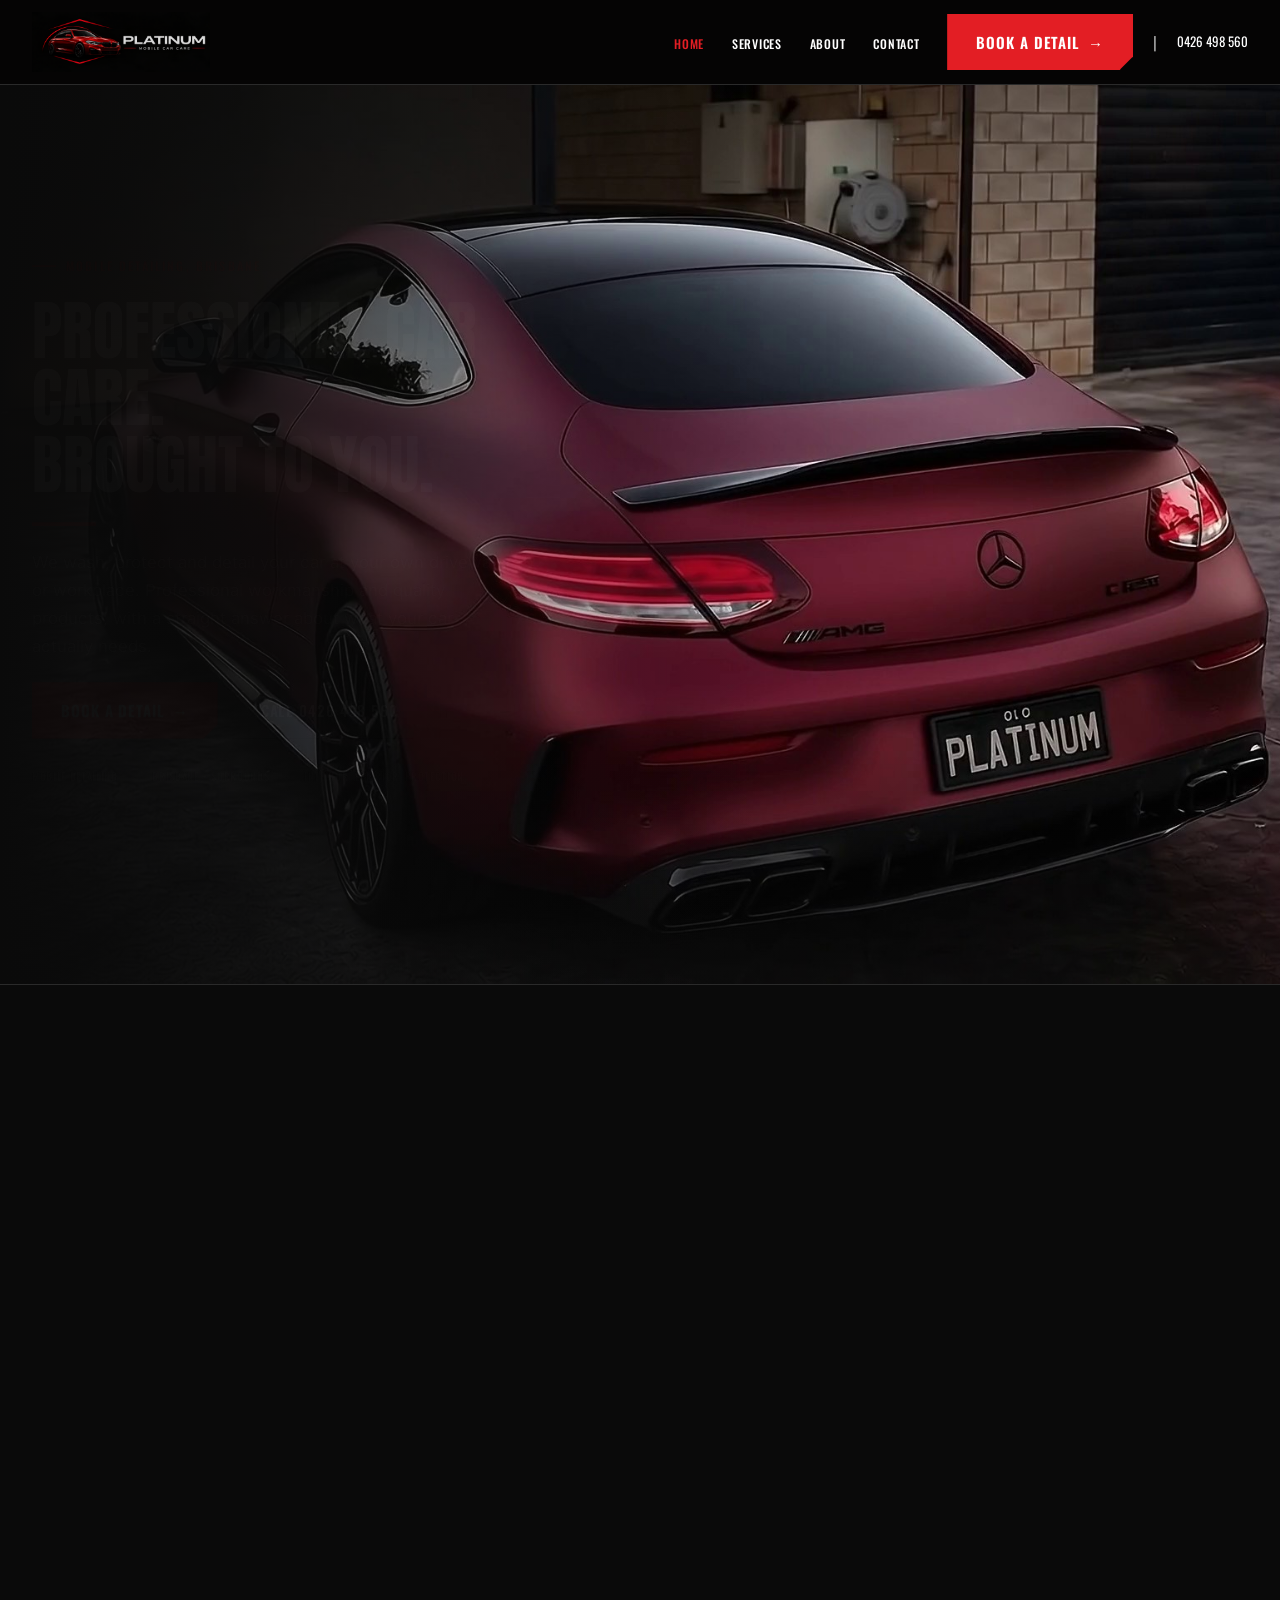
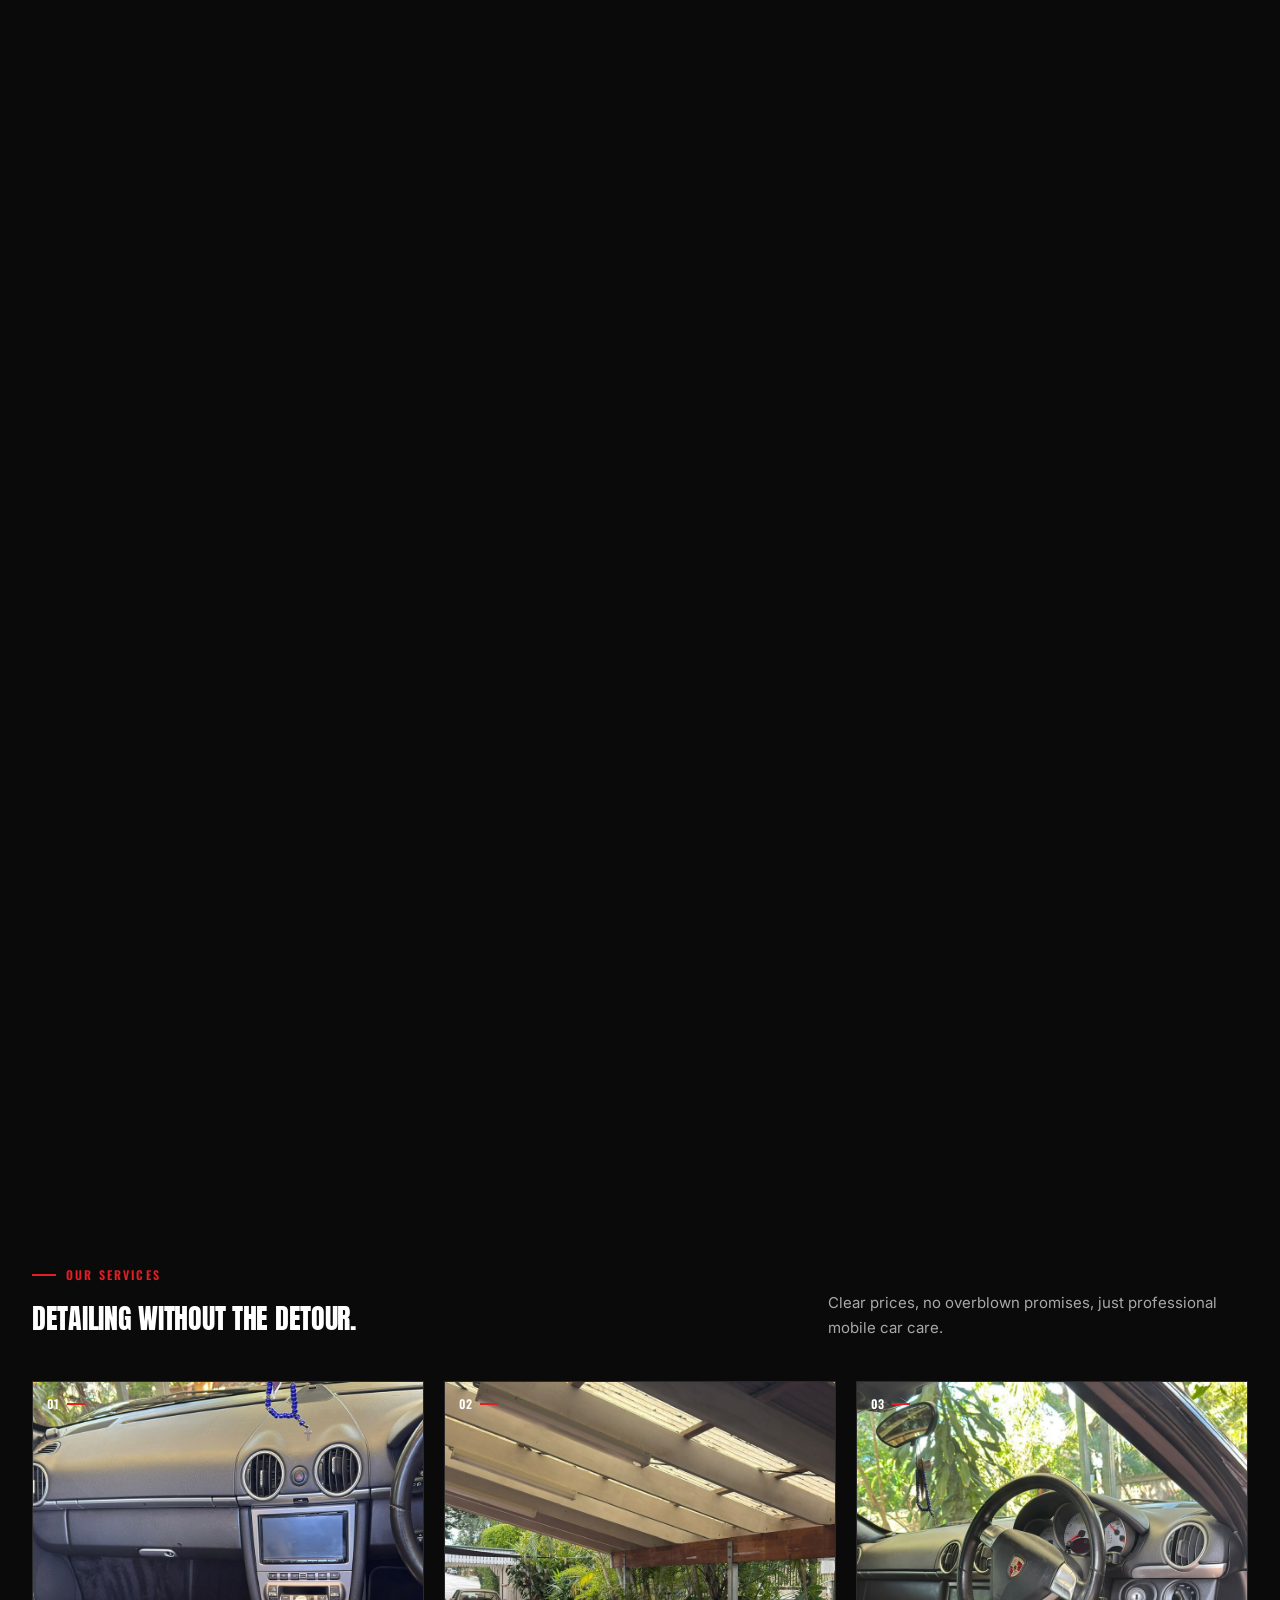
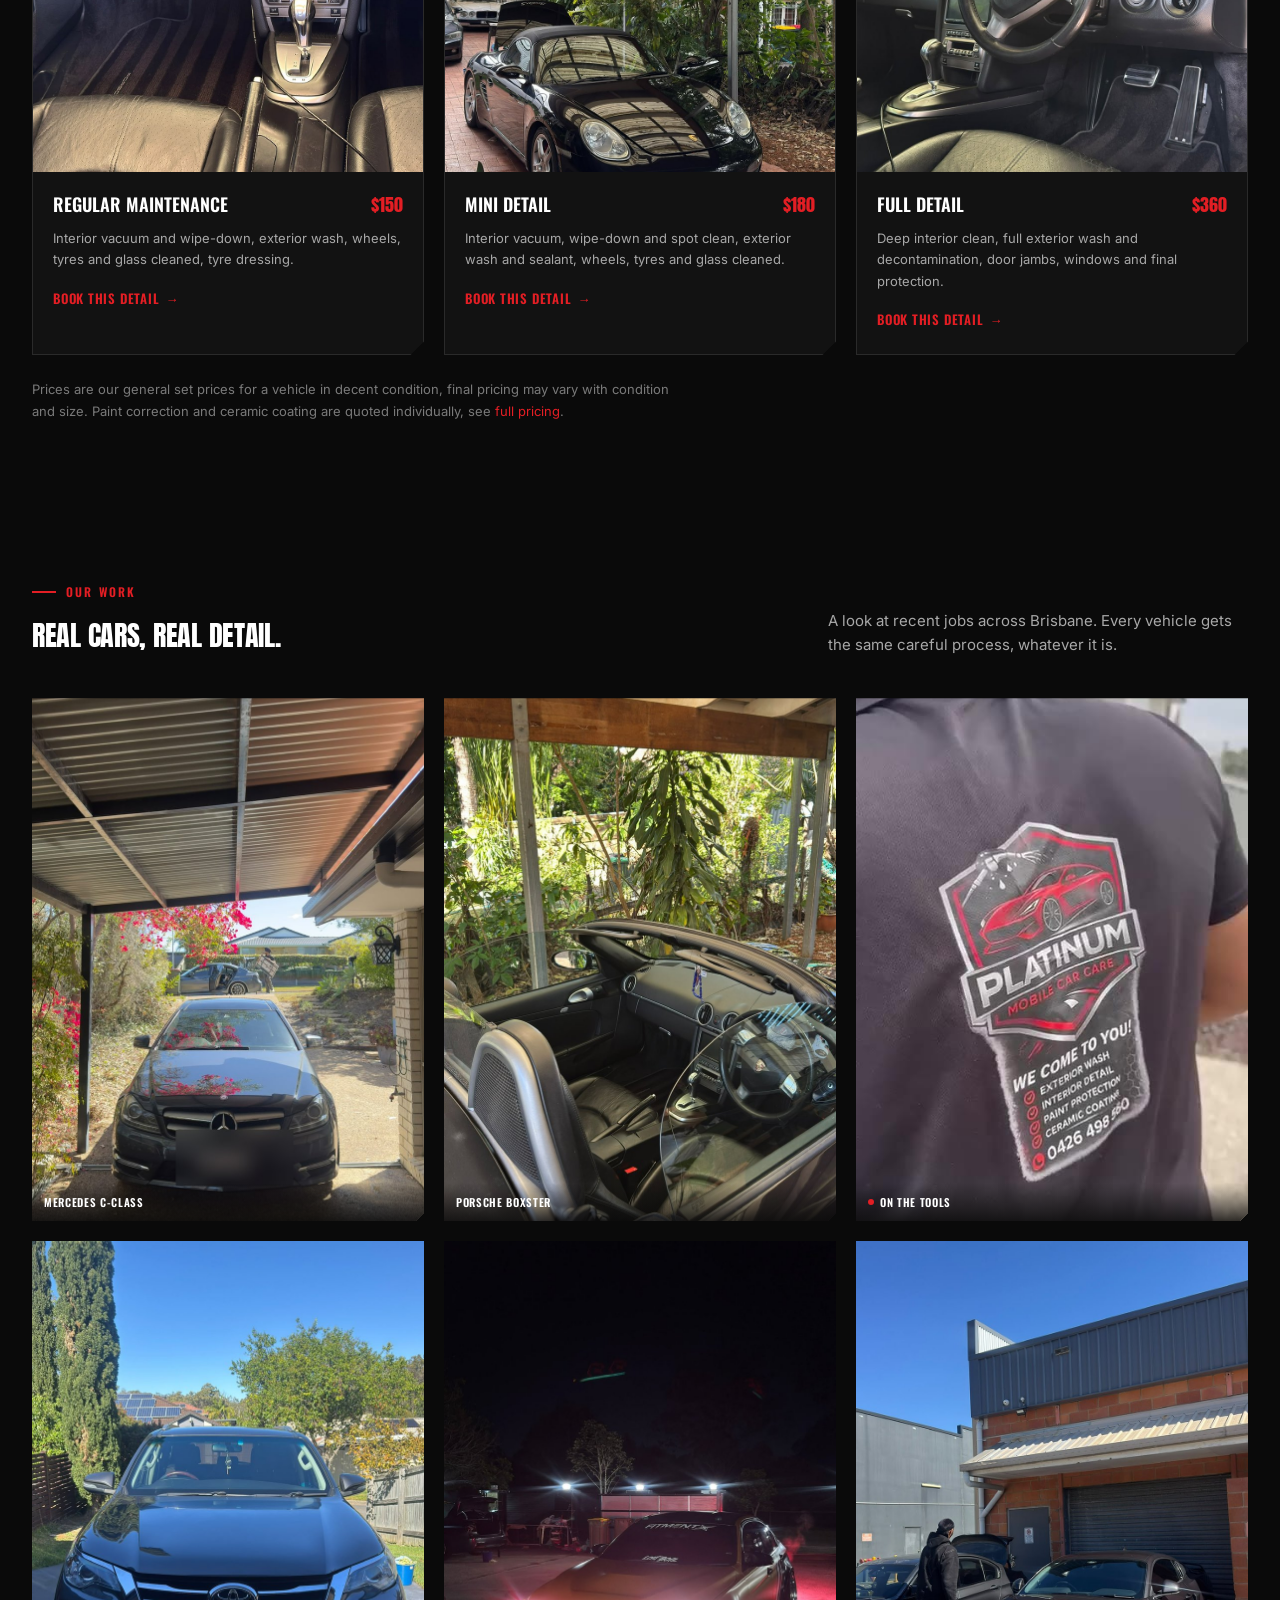
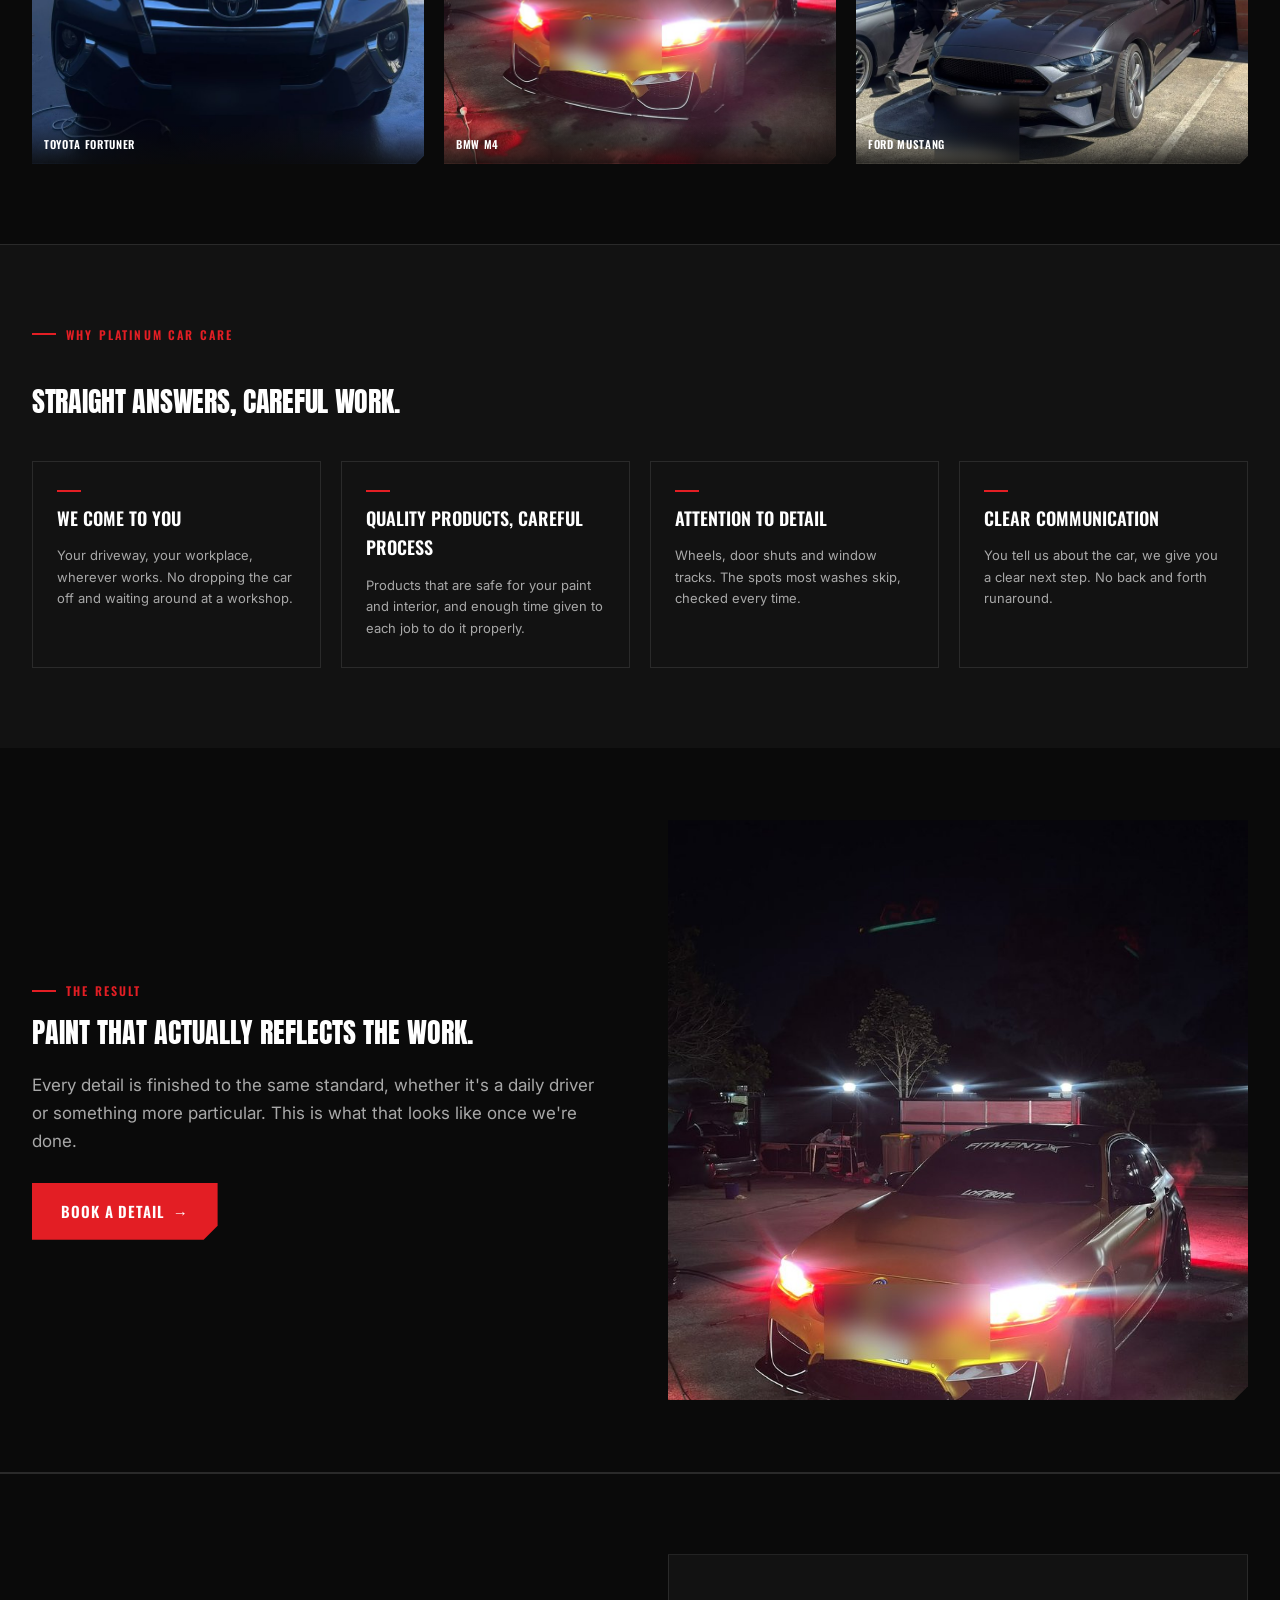
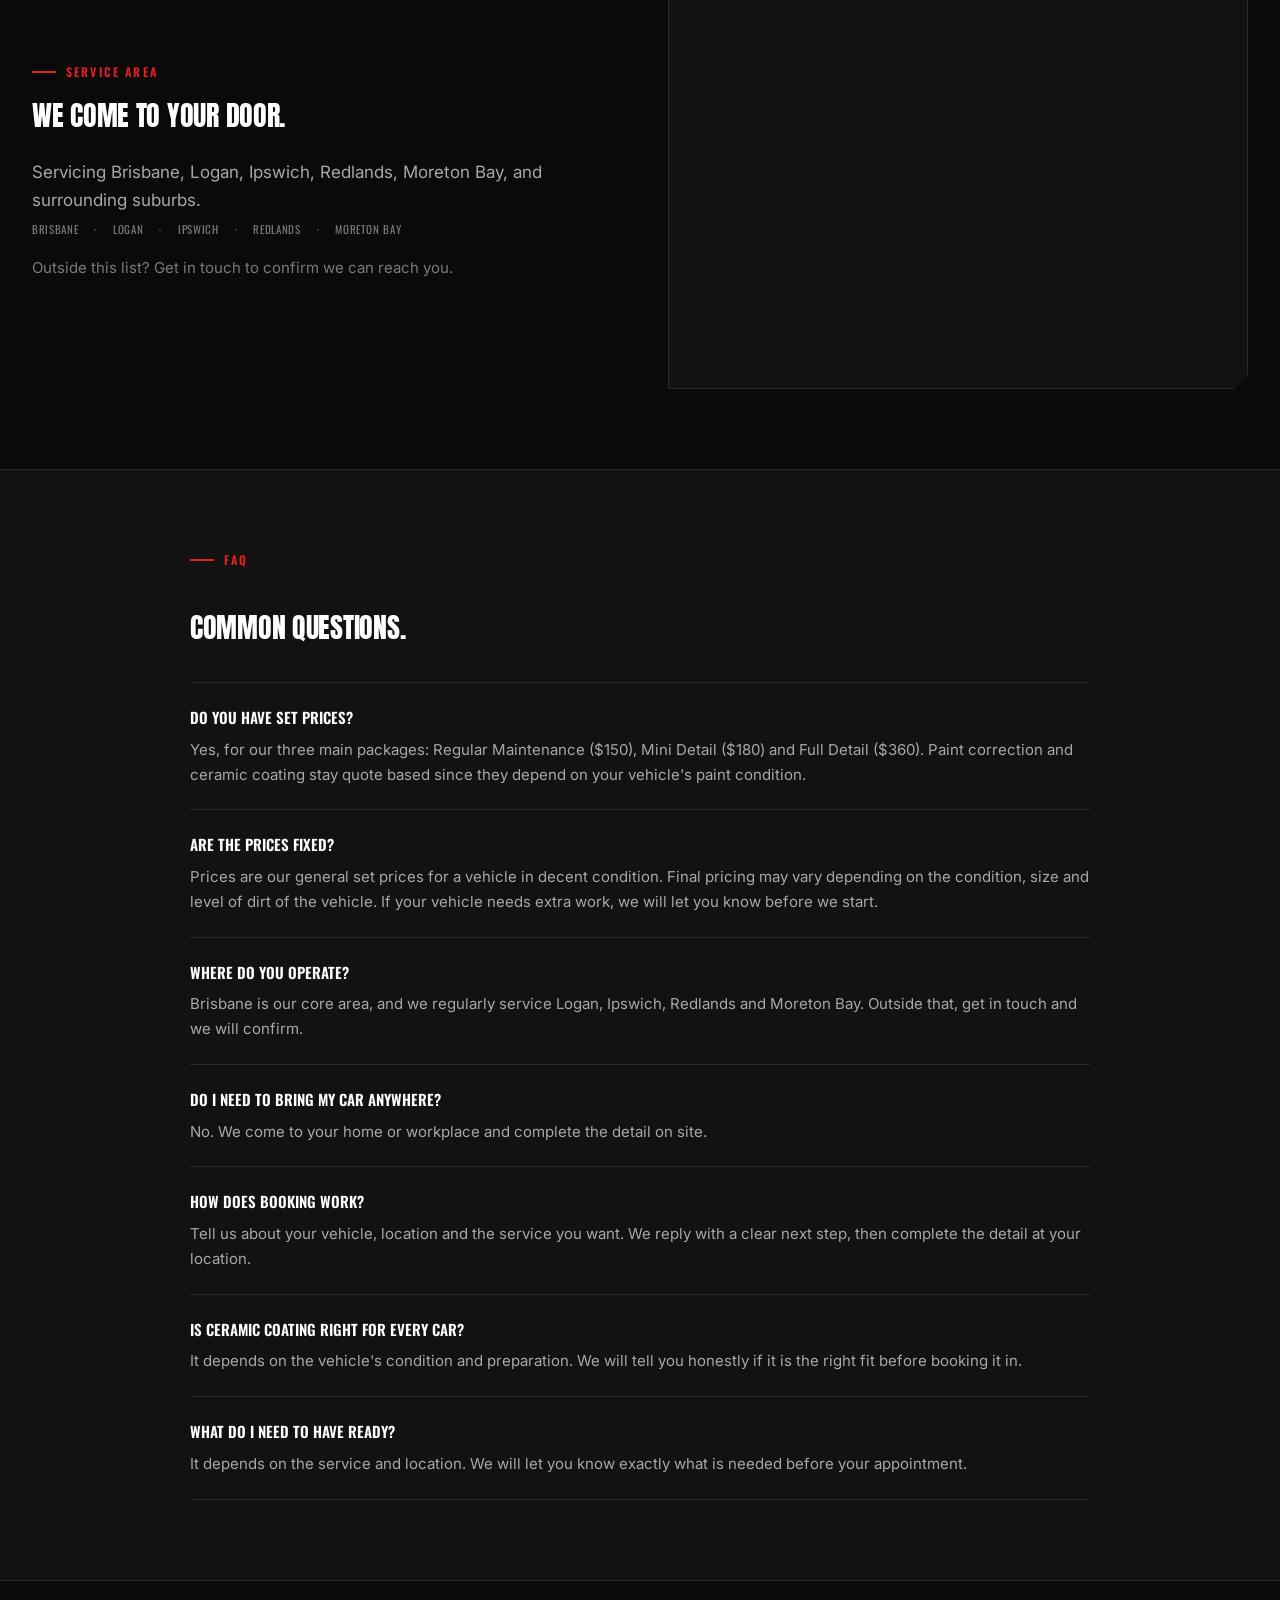
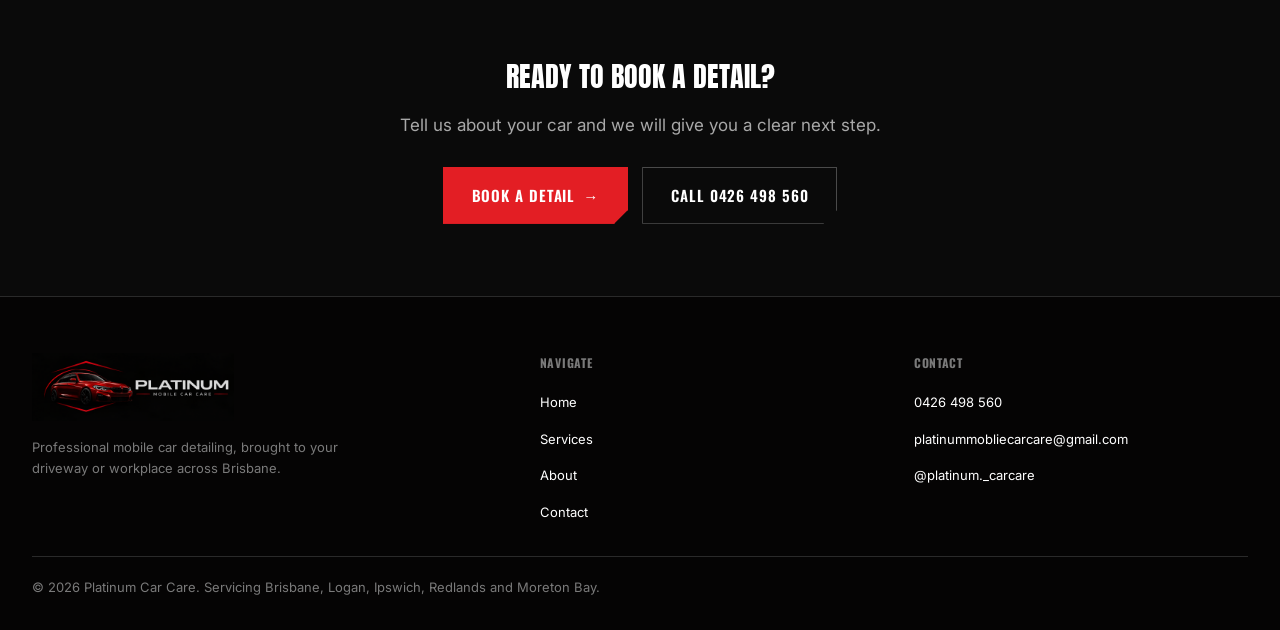
<file: index.html>
<!DOCTYPE html>
<html lang="en-AU">
<head>
<meta charset="UTF-8">
<meta name="viewport" content="width=device-width, initial-scale=1">
<meta name="color-scheme" content="dark">
<title>Platinum Car Care | Mobile Detailing, Brisbane</title>
<meta name="description" content="Professional mobile car detailing across Brisbane, Logan, Ipswich, Redlands and Moreton Bay. Clear prices on our main packages, done at your home or workplace.">
<link rel="canonical" href="/index.html">

<meta property="og:type" content="website">
<meta property="og:title" content="Platinum Car Care | Mobile Detailing, Brisbane">
<meta property="og:description" content="Clear prices on our main detail packages. We wash, protect and detail your car at your own driveway or workplace across Brisbane and surrounds.">
<meta property="og:image" content="images/hero-amg-c63s.jpg">
<meta name="twitter:card" content="summary_large_image">

<link rel="icon" type="image/png" sizes="32x32" href="images/favicon-32.png">
<link rel="icon" type="image/png" sizes="512x512" href="images/favicon-512.png">
<link rel="apple-touch-icon" href="images/apple-touch-icon.png">

<link rel="stylesheet" href="styles.css">
<script>try{var c=JSON.parse(sessionStorage.getItem('pcc-cutscene'));if(c&&Date.now()-c.at<4000&&!matchMedia('(prefers-reduced-motion: reduce)').matches)document.documentElement.classList.add('cutscene-arrive')}catch(e){}</script>
</head>
<body>
<a class="skip-link" href="#main">Skip to content</a>

<header class="site-header">
  <a class="site-header__logo" href="index.html">
    <img src="images/header-logo.png" alt="Platinum Mobile Car Care" width="220" height="74">
  </a>

  <button type="button" class="nav-toggle" aria-expanded="false" aria-controls="site-nav" aria-label="Toggle menu">
    <span class="nav-toggle__bars"></span>
  </button>

  <nav class="site-nav" id="site-nav" aria-label="Primary">
    <ul class="site-nav__links">
      <li><a href="index.html" aria-current="page">Home</a></li>
      <li><a href="services.html">Services</a></li>
      <li><a href="about.html">About</a></li>
      <li><a href="contact.html">Contact</a></li>
    </ul>
    <div class="site-nav__actions">
      <a class="btn btn-primary" href="contact.html#enquiry">Book a Detail <span class="btn-arrow" aria-hidden="true">&rarr;</span></a>
      <span class="site-nav__divider" aria-hidden="true">|</span>
      <a class="site-nav__phone" href="tel:0426498560">0426 498 560</a>
    </div>
  </nav>
</header>

<main id="main">

  <section class="hero-cinema" id="heroCinema" aria-label="Introduction">
    <script>
      /* Decide desktop-cinematic vs. simple mode before first paint, so there's
         no flash of the wrong layout while main.js is still loading. */
      if (window.matchMedia('(max-width: 900px)').matches || window.matchMedia('(prefers-reduced-motion: reduce)').matches) {
        document.currentScript.closest('.hero-cinema').classList.add('hero-cinema--simple');
      }
    </script>
    <div class="hero-cinema__pin">
      <img class="hero-cinema__media" id="heroPoster" src="images/hero-amg-c63s.jpg" alt="Matte burgundy Mercedes-AMG C63 S coupe, rear three-quarter view, camera orbiting to the front" width="1920" height="1080" loading="eager" fetchpriority="high">
      <video class="hero-cinema__media hero-cinema__media--video" id="heroVideo" muted playsinline preload="none" aria-hidden="true"></video>
      <div class="hero-cinema__scrim" aria-hidden="true"></div>

      <div class="hero-cinema__content hero-cinema__content--start" id="heroContentStart">
        <div class="hero__eyebrow">
          <span class="bar" aria-hidden="true"></span>
          <span class="label">Mobile Detailing, Brisbane</span>
        </div>
        <h1 class="hero__title">Professional Car Care.<br>Brought To You.</h1>
        <div class="hero__rule" aria-hidden="true"></div>
        <p class="hero__lede">We wash, protect and detail your car at your own driveway or workplace. Professional workmanship and quality products, with a straight answer about what your car actually needs.</p>
        <div class="hero__ctas">
          <a class="btn btn-primary" href="contact.html#enquiry">Book a Detail <span class="btn-arrow" aria-hidden="true">&rarr;</span></a>
          <a class="btn btn-secondary" href="tel:0426498560">Call 0426 498 560</a>
        </div>
        <div class="hero__meta">
          <span>Mobile Detailing</span><span aria-hidden="true">&middot;</span><span>Brisbane + Surrounds</span><span aria-hidden="true">&middot;</span><span>Interior, Exterior, Protection</span>
        </div>
      </div>

      <div class="hero-cinema__content hero-cinema__content--end" id="heroContentEnd">
        <div class="hero__eyebrow">
          <span class="bar" aria-hidden="true"></span>
          <span class="label">Platinum Car Care</span>
        </div>
        <h2 class="hero__title">A Higher Standard Of Care.</h2>
        <div class="hero__rule" aria-hidden="true"></div>
        <p class="hero__lede">Professional detailing, protection and maintenance, delivered wherever your vehicle is.</p>
        <div class="hero__ctas">
          <a class="btn btn-primary" href="contact.html#enquiry">Book a Detail <span class="btn-arrow" aria-hidden="true">&rarr;</span></a>
        </div>
      </div>
    </div>
  </section>

  <section class="section is-reveal" aria-labelledby="services-heading">
    <div class="section__inner">
      <div class="section-heading">
        <div>
          <div class="section-heading__eyebrow">
            <span class="bar" aria-hidden="true"></span>
            <span class="label">Our Services</span>
          </div>
          <h2 class="section-heading__title" id="services-heading">Detailing Without The Detour.</h2>
        </div>
        <p class="section-heading__description">Clear prices, no overblown promises, just professional mobile car care.</p>
      </div>

      <div class="services-grid">
        <article class="service-card">
          <div class="service-card__media">
            <img src="images/maintenance-details-platinum-wheel.jpg" alt="Car interior with a Platinum Car Care branded steering wheel cover" loading="lazy" width="1800" height="1012">
            <span class="service-card__index">01<span class="bar" aria-hidden="true"></span></span>
          </div>
          <div class="service-card__body">
            <h3 class="service-card__title">Regular Maintenance <span class="service-card__price">$150</span></h3>
            <p class="service-card__desc">Interior vacuum and wipe-down, exterior wash, wheels, tyres and glass cleaned, tyre dressing.</p>
            <a class="service-card__link" href="services.html#regular-maintenance">Book This Detail <span aria-hidden="true">&rarr;</span></a>
          </div>
        </article>

        <article class="service-card">
          <div class="service-card__media">
            <img src="images/exterior-wash-porsche-gloss.jpg" alt="Freshly washed Porsche under a carport, paint reflecting the roofline" loading="lazy" width="900" height="1600">
            <span class="service-card__index">02<span class="bar" aria-hidden="true"></span></span>
          </div>
          <div class="service-card__body">
            <h3 class="service-card__title">Mini Detail <span class="service-card__price">$180</span></h3>
            <p class="service-card__desc">Interior vacuum, wipe-down and spot clean, exterior wash and sealant, wheels, tyres and glass cleaned.</p>
            <a class="service-card__link" href="services.html#mini-detail">Book This Detail <span aria-hidden="true">&rarr;</span></a>
          </div>
        </article>

        <article class="service-card">
          <div class="service-card__media">
            <img src="images/interior-deep-clean-porsche-dash.jpg" alt="Clean Porsche cockpit, dashboard and steering wheel detailed" loading="lazy" width="900" height="1600">
            <span class="service-card__index">03<span class="bar" aria-hidden="true"></span></span>
          </div>
          <div class="service-card__body">
            <h3 class="service-card__title">Full Detail <span class="service-card__price">$360</span></h3>
            <p class="service-card__desc">Deep interior clean, full exterior wash and decontamination, door jambs, windows and final protection.</p>
            <a class="service-card__link" href="services.html#full-detail">Book This Detail <span aria-hidden="true">&rarr;</span></a>
          </div>
        </article>
      </div>
      <p class="price-disclaimer price-disclaimer--grid">Prices are our general set prices for a vehicle in decent condition, final pricing may vary with condition and size. Paint correction and ceramic coating are quoted individually, see <a href="services.html">full pricing</a>.</p>
    </div>
  </section>

  <section class="section is-reveal" aria-labelledby="gallery-heading">
    <div class="section__inner">
      <div class="section-heading">
        <div>
          <div class="section-heading__eyebrow">
            <span class="bar" aria-hidden="true"></span>
            <span class="label">Our Work</span>
          </div>
          <h2 class="section-heading__title" id="gallery-heading">Real Cars, Real Detail.</h2>
        </div>
        <p class="section-heading__description">A look at recent jobs across Brisbane. Every vehicle gets the same careful process, whatever it is.</p>
      </div>

      <div class="gallery-grid">
        <div class="gallery-item">
          <img src="images/gallery-mercedes-driveway.jpg" alt="Mercedes-Benz C-Class detailed in a driveway" loading="lazy" width="788" height="1400">
          <span class="gallery-item__caption">Mercedes C-Class</span>
        </div>
        <div class="gallery-item">
          <img src="images/gallery-porsche-interior-wide.jpg" alt="Porsche Boxster convertible interior after a detail" loading="lazy" width="788" height="1400">
          <span class="gallery-item__caption">Porsche Boxster</span>
        </div>
        <div class="gallery-item gallery-item--video">
          <video class="autoplay-video" data-autoplay-src="videos/gallery-brand-detail-action.mp4" muted loop playsinline preload="none" poster="images/gallery-brand-detail-action-poster.jpg" aria-hidden="true" width="464" height="832"></video>
          <span class="gallery-item__caption"><span class="dot" aria-hidden="true"></span>On The Tools</span>
        </div>
        <div class="gallery-item">
          <img src="images/gallery-toyota-fortuner.jpg" alt="Toyota Fortuner detailed in a driveway" loading="lazy" width="788" height="1400">
          <span class="gallery-item__caption">Toyota Fortuner</span>
        </div>
        <div class="gallery-item">
          <img src="images/gallery-bmw-night-detail.jpg" alt="Modified BMW M4 after an evening detail" loading="lazy" width="788" height="1400">
          <span class="gallery-item__caption">BMW M4</span>
        </div>
        <div class="gallery-item">
          <img src="images/about-mobile-setup-arrival.jpg" alt="Ford Mustang ready for a mobile detail" loading="lazy" width="900" height="1600">
          <span class="gallery-item__caption">Ford Mustang</span>
        </div>
      </div>
    </div>
  </section>

  <section class="section section--alt is-reveal" aria-labelledby="why-heading">
    <div class="section__inner">
      <div class="section-heading section-heading--stacked">
        <div class="section-heading__eyebrow">
          <span class="bar" aria-hidden="true"></span>
          <span class="label">Why Platinum Car Care</span>
        </div>
        <h2 class="section-heading__title" id="why-heading">Straight Answers, Careful Work.</h2>
      </div>

      <div class="features-grid">
        <div class="feature-card">
          <span class="bar" aria-hidden="true"></span>
          <h3 class="feature-card__title">We Come To You</h3>
          <p class="feature-card__desc">Your driveway, your workplace, wherever works. No dropping the car off and waiting around at a workshop.</p>
        </div>
        <div class="feature-card">
          <span class="bar" aria-hidden="true"></span>
          <h3 class="feature-card__title">Quality Products, Careful Process</h3>
          <p class="feature-card__desc">Products that are safe for your paint and interior, and enough time given to each job to do it properly.</p>
        </div>
        <div class="feature-card">
          <span class="bar" aria-hidden="true"></span>
          <h3 class="feature-card__title">Attention To Detail</h3>
          <p class="feature-card__desc">Wheels, door shuts and window tracks. The spots most washes skip, checked every time.</p>
        </div>
        <div class="feature-card">
          <span class="bar" aria-hidden="true"></span>
          <h3 class="feature-card__title">Clear Communication</h3>
          <p class="feature-card__desc">You tell us about the car, we give you a clear next step. No back and forth runaround.</p>
        </div>
      </div>
    </div>
  </section>

  <section class="service-detail is-reveal" aria-labelledby="finish-heading">
    <div class="service-detail__inner">
      <div>
        <div class="section-heading__eyebrow">
          <span class="bar" aria-hidden="true"></span>
          <span class="label">The Result</span>
        </div>
        <h2 class="service-detail__title" id="finish-heading">Paint That Actually Reflects The Work.</h2>
        <p class="service-detail__desc">Every detail is finished to the same standard, whether it's a daily driver or something more particular. This is what that looks like once we're done.</p>
        <div class="hero__ctas">
          <a class="btn btn-primary" href="contact.html#enquiry">Book a Detail <span class="btn-arrow" aria-hidden="true">&rarr;</span></a>
        </div>
      </div>
      <div class="service-detail__media">
        <img src="images/gallery-bmw-night-detail.jpg" alt="Modified BMW M4 after an evening detail, deep gloss under the lights" loading="lazy" width="788" height="1400">
      </div>
    </div>
  </section>

  <section class="section section--divider is-reveal" aria-labelledby="area-heading">
    <div class="section__inner">
      <div class="service-detail__inner">
        <div>
          <div class="section-heading__eyebrow">
            <span class="bar" aria-hidden="true"></span>
            <span class="label">Service Area</span>
          </div>
          <h2 class="section-heading__title" id="area-heading">We Come To Your Door.</h2>
          <p class="area-lede">Servicing Brisbane, Logan, Ipswich, Redlands, Moreton Bay, and surrounding suburbs.</p>
          <div class="hero__meta">
            <span>Brisbane</span><span aria-hidden="true">&middot;</span>
            <span>Logan</span><span aria-hidden="true">&middot;</span>
            <span>Ipswich</span><span aria-hidden="true">&middot;</span>
            <span>Redlands</span><span aria-hidden="true">&middot;</span>
            <span>Moreton Bay</span>
          </div>
          <p class="area-note">Outside this list? Get in touch to confirm we can reach you.</p>
        </div>
        <div class="area-map">
          <iframe
            src="https://www.google.com/maps/embed?pb=!1m3!2m1!1sBrisbane,+QLD,+Australia!6i9"
            title="Map of Platinum Car Care's service area across Brisbane, Logan, Ipswich, Redlands and Moreton Bay"
            loading="lazy"
            referrerpolicy="no-referrer-when-downgrade"
            allowfullscreen>
          </iframe>
        </div>
      </div>
    </div>
  </section>

  <section class="section section--alt is-reveal" aria-labelledby="faq-heading">
    <div class="section__inner faq">
      <div class="section-heading section-heading--stacked">
        <div class="section-heading__eyebrow">
          <span class="bar" aria-hidden="true"></span>
          <span class="label">FAQ</span>
        </div>
        <h2 class="section-heading__title" id="faq-heading">Common Questions.</h2>
      </div>

      <div class="faq-list">
        <div class="faq-item">
          <h3 class="faq-item__q">Do you have set prices?</h3>
          <p class="faq-item__a">Yes, for our three main packages: Regular Maintenance ($150), Mini Detail ($180) and Full Detail ($360). Paint correction and ceramic coating stay quote based since they depend on your vehicle's paint condition.</p>
        </div>
        <div class="faq-item">
          <h3 class="faq-item__q">Are the prices fixed?</h3>
          <p class="faq-item__a">Prices are our general set prices for a vehicle in decent condition. Final pricing may vary depending on the condition, size and level of dirt of the vehicle. If your vehicle needs extra work, we will let you know before we start.</p>
        </div>
        <div class="faq-item">
          <h3 class="faq-item__q">Where do you operate?</h3>
          <p class="faq-item__a">Brisbane is our core area, and we regularly service Logan, Ipswich, Redlands and Moreton Bay. Outside that, get in touch and we will confirm.</p>
        </div>
        <div class="faq-item">
          <h3 class="faq-item__q">Do I need to bring my car anywhere?</h3>
          <p class="faq-item__a">No. We come to your home or workplace and complete the detail on site.</p>
        </div>
        <div class="faq-item">
          <h3 class="faq-item__q">How does booking work?</h3>
          <p class="faq-item__a">Tell us about your vehicle, location and the service you want. We reply with a clear next step, then complete the detail at your location.</p>
        </div>
        <div class="faq-item">
          <h3 class="faq-item__q">Is ceramic coating right for every car?</h3>
          <p class="faq-item__a">It depends on the vehicle's condition and preparation. We will tell you honestly if it is the right fit before booking it in.</p>
        </div>
        <div class="faq-item">
          <h3 class="faq-item__q">What do I need to have ready?</h3>
          <p class="faq-item__a">It depends on the service and location. We will let you know exactly what is needed before your appointment.</p>
        </div>
      </div>
    </div>
  </section>

  <section class="section section--divider cta is-reveal" aria-labelledby="cta-heading">
    <h2 class="cta__title" id="cta-heading">Ready To Book A Detail?</h2>
    <p class="cta__lede">Tell us about your car and we will give you a clear next step.</p>
    <div class="cta__actions">
      <a class="btn btn-primary" href="contact.html#enquiry">Book a Detail <span class="btn-arrow" aria-hidden="true">&rarr;</span></a>
      <a class="btn btn-secondary" href="tel:0426498560">Call 0426 498 560</a>
    </div>
  </section>

</main>

<footer class="site-footer">
  <div class="site-footer__grid">
    <div>
      <img class="site-footer__logo" src="images/header-logo.png" alt="Platinum Mobile Car Care">
      <p class="site-footer__blurb">Professional mobile car detailing, brought to your driveway or workplace across Brisbane.</p>
    </div>
    <div>
      <h3 class="site-footer__heading">Navigate</h3>
      <ul class="site-footer__links">
        <li><a href="index.html">Home</a></li>
        <li><a href="services.html">Services</a></li>
        <li><a href="about.html">About</a></li>
        <li><a href="contact.html">Contact</a></li>
      </ul>
    </div>
    <div>
      <h3 class="site-footer__heading">Contact</h3>
      <ul class="site-footer__links">
        <li><a href="tel:0426498560">0426 498 560</a></li>
        <li><a href="mailto:platinummobliecarcare@gmail.com">platinummobliecarcare@gmail.com</a></li>
        <li><a href="https://instagram.com/platinum._carcare">@platinum._carcare</a></li>
      </ul>
    </div>
  </div>
  <div class="site-footer__bottom">
    <p>&copy; 2026 Platinum Car Care. Servicing Brisbane, Logan, Ipswich, Redlands and Moreton Bay.</p>
  </div>
</footer>

<script src="main.js"></script>
</body>
</html>
</file>
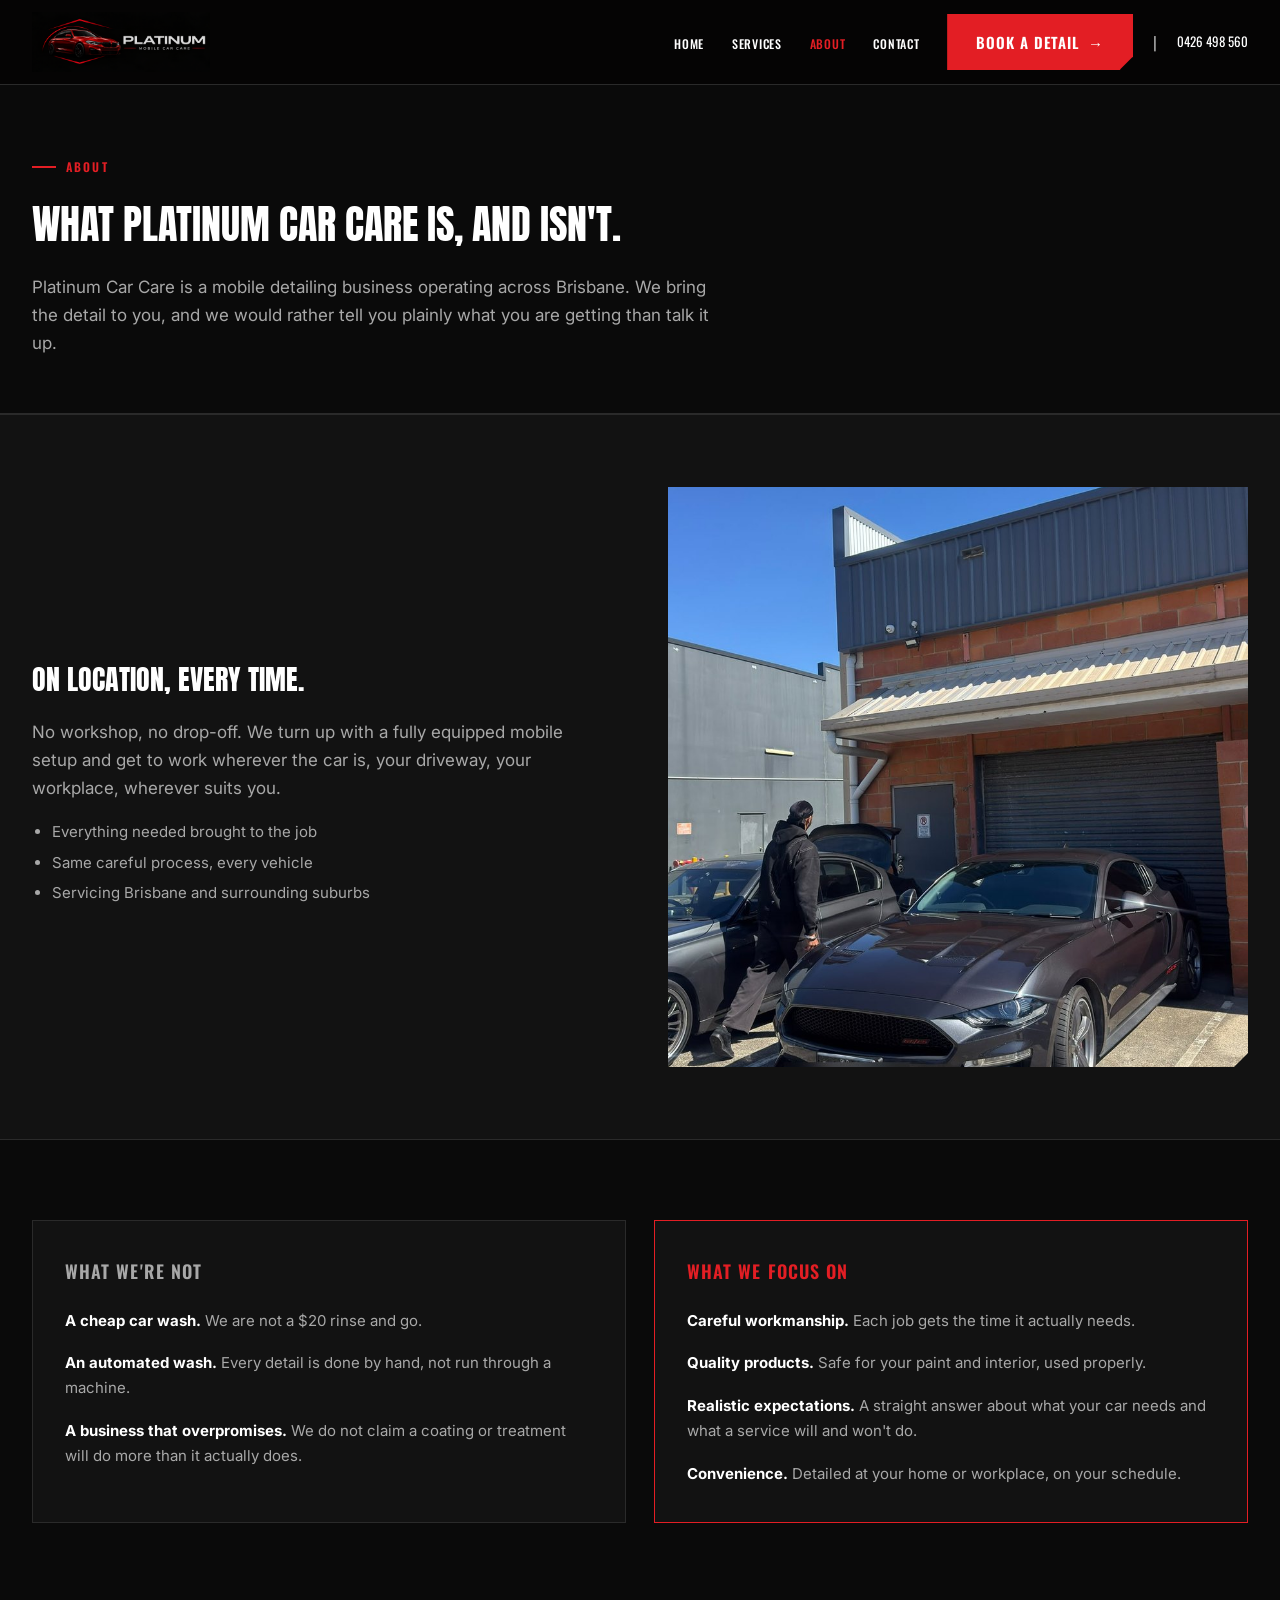
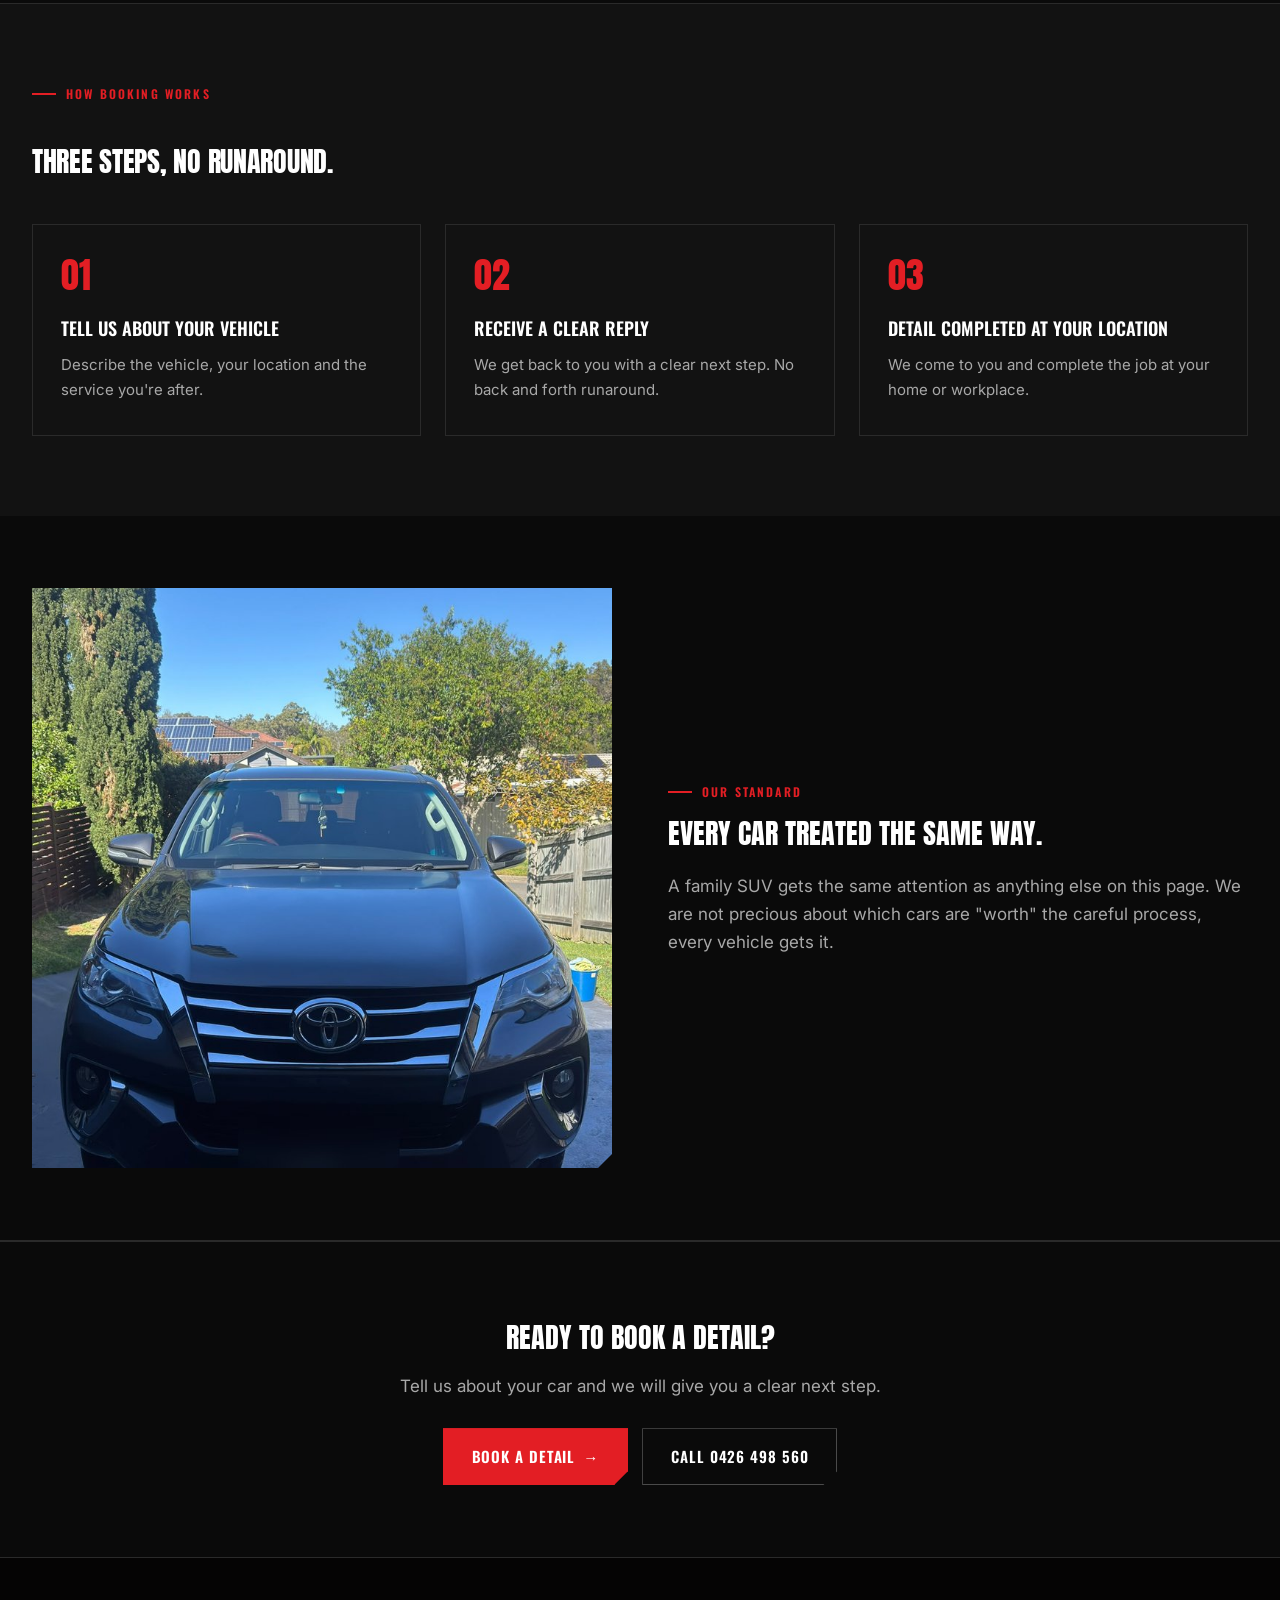
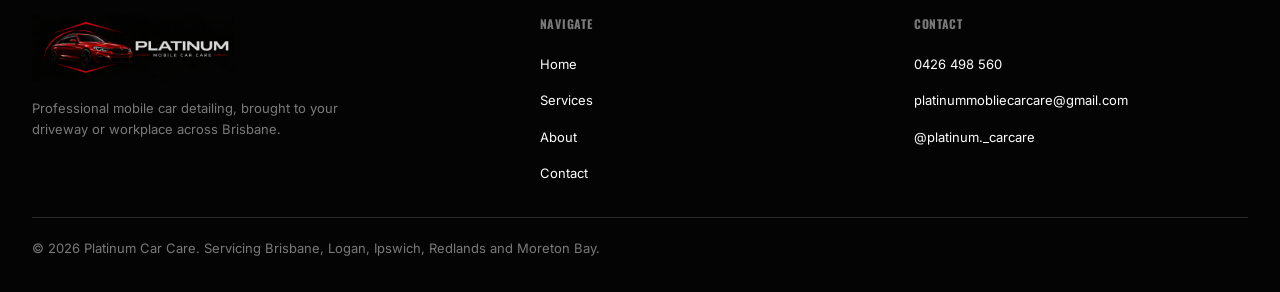
<file: about.html>
<!DOCTYPE html>
<html lang="en-AU">
<head>
<meta charset="UTF-8">
<meta name="viewport" content="width=device-width, initial-scale=1">
<meta name="color-scheme" content="dark">
<title>About | Platinum Car Care</title>
<meta name="description" content="Platinum Car Care is a mobile detailing business operating across Brisbane. Careful workmanship, quality products and realistic expectations, no overpromising.">
<link rel="canonical" href="/about.html">

<meta property="og:type" content="website">
<meta property="og:title" content="About | Platinum Car Care">
<meta property="og:description" content="What Platinum Car Care is, and isn't. A straight answer about what you're getting.">
<meta property="og:image" content="images/hero-amg-c63s.jpg">
<meta name="twitter:card" content="summary_large_image">

<link rel="icon" type="image/png" sizes="32x32" href="images/favicon-32.png">
<link rel="icon" type="image/png" sizes="512x512" href="images/favicon-512.png">
<link rel="apple-touch-icon" href="images/apple-touch-icon.png">

<link rel="stylesheet" href="styles.css">
<script>try{var c=JSON.parse(sessionStorage.getItem('pcc-cutscene'));if(c&&Date.now()-c.at<4000&&!matchMedia('(prefers-reduced-motion: reduce)').matches)document.documentElement.classList.add('cutscene-arrive')}catch(e){}</script>
</head>
<body>
<a class="skip-link" href="#main">Skip to content</a>

<header class="site-header">
  <a class="site-header__logo" href="index.html">
    <img src="images/header-logo.png" alt="Platinum Mobile Car Care" width="220" height="74">
  </a>

  <button type="button" class="nav-toggle" aria-expanded="false" aria-controls="site-nav" aria-label="Toggle menu">
    <span class="nav-toggle__bars"></span>
  </button>

  <nav class="site-nav" id="site-nav" aria-label="Primary">
    <ul class="site-nav__links">
      <li><a href="index.html">Home</a></li>
      <li><a href="services.html">Services</a></li>
      <li><a href="about.html" aria-current="page">About</a></li>
      <li><a href="contact.html">Contact</a></li>
    </ul>
    <div class="site-nav__actions">
      <a class="btn btn-primary" href="contact.html#enquiry">Book a Detail <span class="btn-arrow" aria-hidden="true">&rarr;</span></a>
      <span class="site-nav__divider" aria-hidden="true">|</span>
      <a class="site-nav__phone" href="tel:0426498560">0426 498 560</a>
    </div>
  </nav>
</header>

<main id="main">

  <section class="page-hero">
    <div class="section__inner">
      <div class="section-heading__eyebrow">
        <span class="bar" aria-hidden="true"></span>
        <span class="label">About</span>
      </div>
      <h1 class="page-hero__title">What Platinum Car Care Is, And Isn't.</h1>
      <p class="page-hero__lede">Platinum Car Care is a mobile detailing business operating across Brisbane. We bring the detail to you, and we would rather tell you plainly what you are getting than talk it up.</p>
    </div>
  </section>

  <section class="service-detail is-reveal section--alt" aria-labelledby="on-location-heading">
    <div class="service-detail__inner">
      <div>
        <h2 class="service-detail__title" id="on-location-heading">On Location, Every Time.</h2>
        <p class="service-detail__desc">No workshop, no drop-off. We turn up with a fully equipped mobile setup and get to work wherever the car is, your driveway, your workplace, wherever suits you.</p>
        <ul class="service-detail__list">
          <li>Everything needed brought to the job</li>
          <li>Same careful process, every vehicle</li>
          <li>Servicing Brisbane and surrounding suburbs</li>
        </ul>
      </div>
      <div class="service-detail__media">
        <img src="images/about-mobile-setup-arrival.jpg" alt="Platinum Car Care arriving on site with mobile detailing gear, Ford Mustang ready to be detailed" loading="lazy" width="900" height="1600">
      </div>
    </div>
  </section>

  <section class="section is-reveal" aria-label="What we're not, and what we focus on">
    <div class="section__inner">
      <div class="compare-grid">
        <div class="compare-card">
          <h2 class="compare-card__title">What We're Not</h2>
          <div class="compare-card__list">
            <p><strong>A cheap car wash.</strong> We are not a $20 rinse and go.</p>
            <p><strong>An automated wash.</strong> Every detail is done by hand, not run through a machine.</p>
            <p><strong>A business that overpromises.</strong> We do not claim a coating or treatment will do more than it actually does.</p>
          </div>
        </div>
        <div class="compare-card compare-card--accent">
          <h2 class="compare-card__title">What We Focus On</h2>
          <div class="compare-card__list">
            <p><strong>Careful workmanship.</strong> Each job gets the time it actually needs.</p>
            <p><strong>Quality products.</strong> Safe for your paint and interior, used properly.</p>
            <p><strong>Realistic expectations.</strong> A straight answer about what your car needs and what a service will and won't do.</p>
            <p><strong>Convenience.</strong> Detailed at your home or workplace, on your schedule.</p>
          </div>
        </div>
      </div>
    </div>
  </section>

  <section class="section section--alt is-reveal" aria-labelledby="process-heading">
    <div class="section__inner">
      <div class="section-heading section-heading--stacked">
        <div class="section-heading__eyebrow">
          <span class="bar" aria-hidden="true"></span>
          <span class="label">How Booking Works</span>
        </div>
        <h2 class="section-heading__title" id="process-heading">Three Steps, No Runaround.</h2>
      </div>

      <div class="process-grid">
        <div class="process-card">
          <span class="process-card__num">01</span>
          <h3 class="process-card__title">Tell Us About Your Vehicle</h3>
          <p class="process-card__desc">Describe the vehicle, your location and the service you're after.</p>
        </div>
        <div class="process-card">
          <span class="process-card__num">02</span>
          <h3 class="process-card__title">Receive A Clear Reply</h3>
          <p class="process-card__desc">We get back to you with a clear next step. No back and forth runaround.</p>
        </div>
        <div class="process-card">
          <span class="process-card__num">03</span>
          <h3 class="process-card__title">Detail Completed At Your Location</h3>
          <p class="process-card__desc">We come to you and complete the job at your home or workplace.</p>
        </div>
      </div>
    </div>
  </section>

  <section class="service-detail is-reveal" aria-labelledby="every-car-heading">
    <div class="service-detail__inner">
      <div class="service-detail__media">
        <img src="images/gallery-toyota-fortuner.jpg" alt="Toyota Fortuner detailed in a driveway" loading="lazy" width="788" height="1400">
      </div>
      <div>
        <div class="section-heading__eyebrow">
          <span class="bar" aria-hidden="true"></span>
          <span class="label">Our Standard</span>
        </div>
        <h2 class="service-detail__title" id="every-car-heading">Every Car Treated The Same Way.</h2>
        <p class="service-detail__desc">A family SUV gets the same attention as anything else on this page. We are not precious about which cars are "worth" the careful process, every vehicle gets it.</p>
      </div>
    </div>
  </section>

  <section class="section section--divider cta is-reveal" aria-labelledby="cta-heading">
    <h2 class="cta__title" id="cta-heading">Ready To Book A Detail?</h2>
    <p class="cta__lede">Tell us about your car and we will give you a clear next step.</p>
    <div class="cta__actions">
      <a class="btn btn-primary" href="contact.html#enquiry">Book a Detail <span class="btn-arrow" aria-hidden="true">&rarr;</span></a>
      <a class="btn btn-secondary" href="tel:0426498560">Call 0426 498 560</a>
    </div>
  </section>

</main>

<footer class="site-footer">
  <div class="site-footer__grid">
    <div>
      <img class="site-footer__logo" src="images/header-logo.png" alt="Platinum Mobile Car Care">
      <p class="site-footer__blurb">Professional mobile car detailing, brought to your driveway or workplace across Brisbane.</p>
    </div>
    <div>
      <h3 class="site-footer__heading">Navigate</h3>
      <ul class="site-footer__links">
        <li><a href="index.html">Home</a></li>
        <li><a href="services.html">Services</a></li>
        <li><a href="about.html">About</a></li>
        <li><a href="contact.html">Contact</a></li>
      </ul>
    </div>
    <div>
      <h3 class="site-footer__heading">Contact</h3>
      <ul class="site-footer__links">
        <li><a href="tel:0426498560">0426 498 560</a></li>
        <li><a href="mailto:platinummobliecarcare@gmail.com">platinummobliecarcare@gmail.com</a></li>
        <li><a href="https://instagram.com/platinum._carcare">@platinum._carcare</a></li>
      </ul>
    </div>
  </div>
  <div class="site-footer__bottom">
    <p>&copy; 2026 Platinum Car Care. Servicing Brisbane, Logan, Ipswich, Redlands and Moreton Bay.</p>
  </div>
</footer>

<script src="main.js"></script>
</body>
</html>
</file>
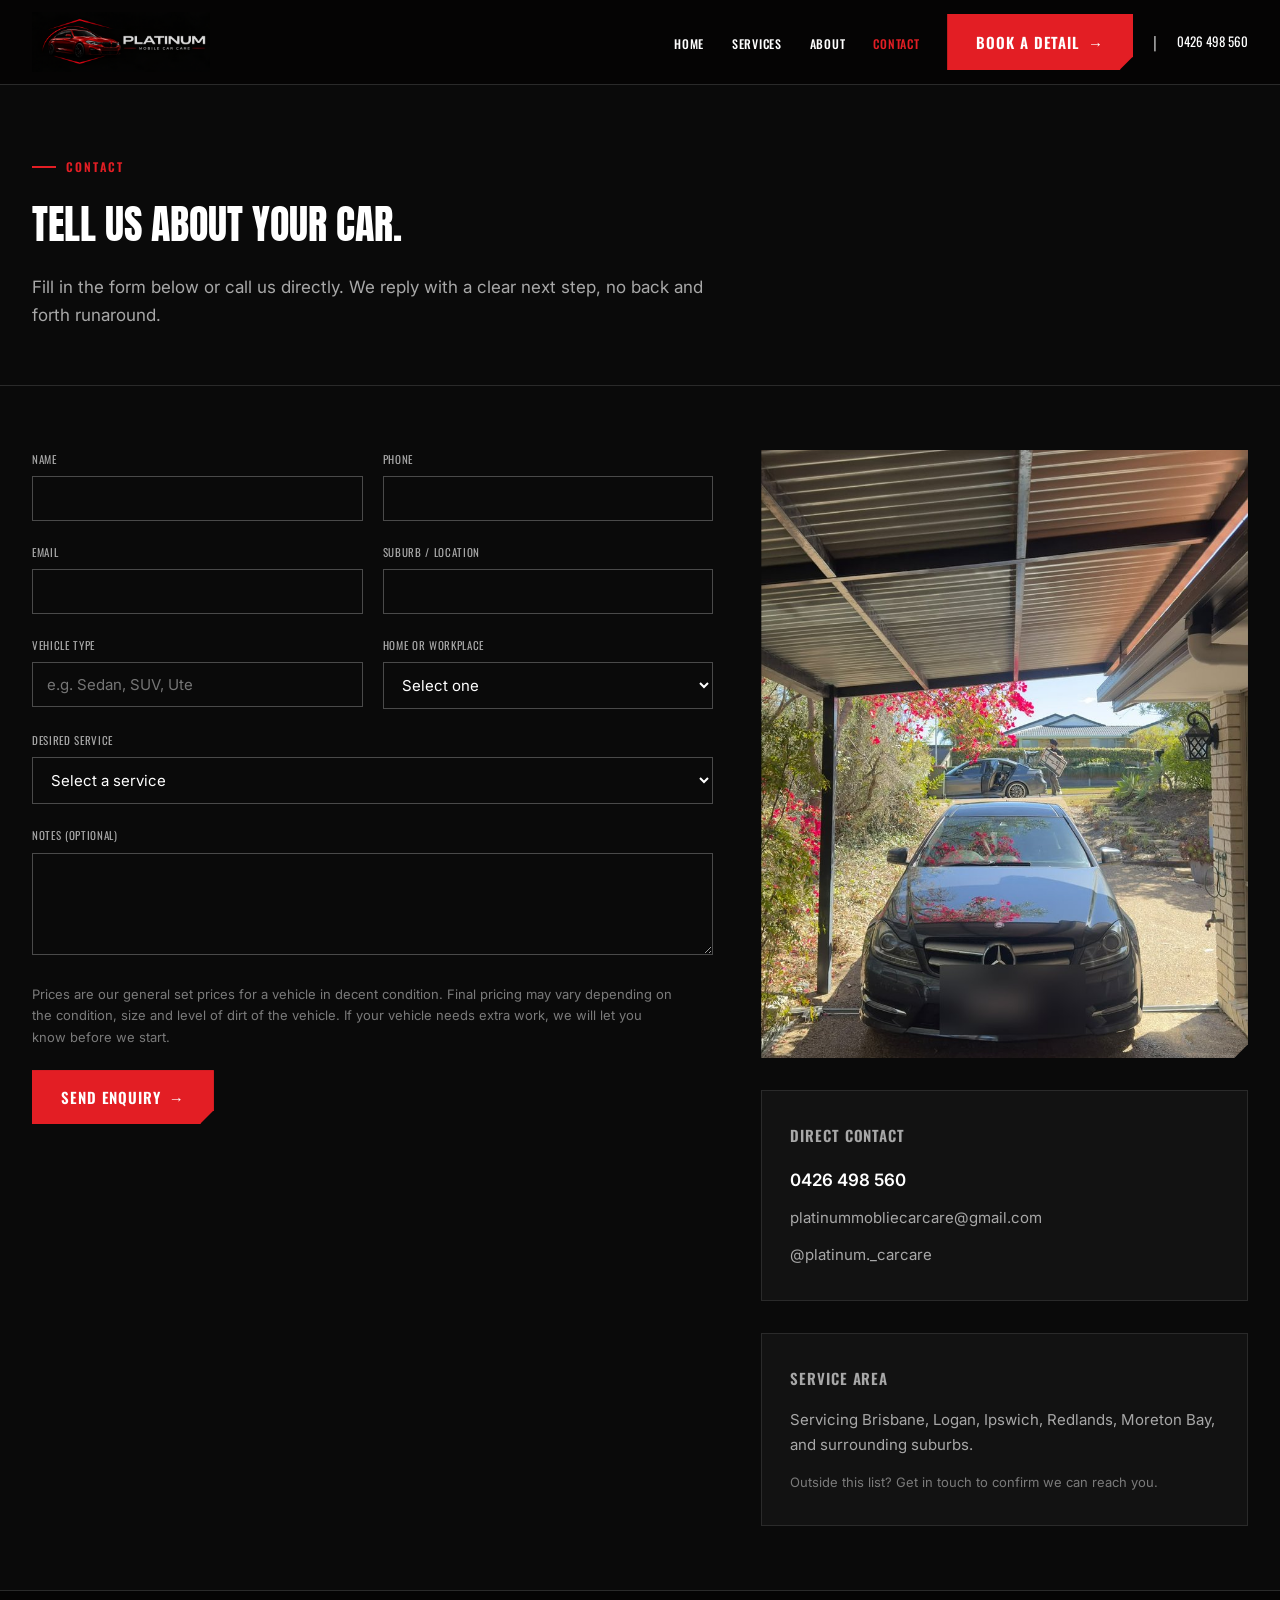
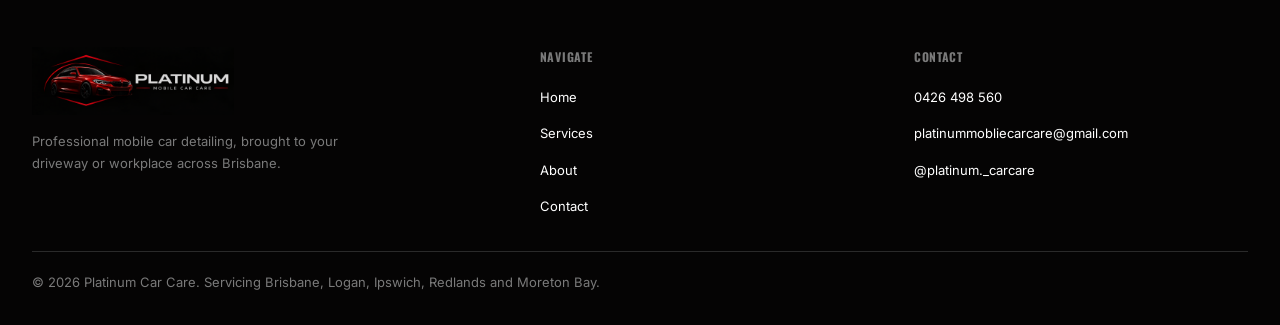
<file: contact.html>
<!DOCTYPE html>
<html lang="en-AU">
<head>
<meta charset="UTF-8">
<meta name="viewport" content="width=device-width, initial-scale=1">
<meta name="color-scheme" content="dark">
<title>Contact | Platinum Car Care</title>
<meta name="description" content="Book a mobile detail in Brisbane, Logan, Ipswich, Redlands or Moreton Bay. Fill in the enquiry form or call 0426 498 560, we reply with a clear next step.">
<link rel="canonical" href="/contact.html">

<meta property="og:type" content="website">
<meta property="og:title" content="Contact | Platinum Car Care">
<meta property="og:description" content="Tell us about your car. Fill in the form or call us directly, we reply with a clear next step.">
<meta property="og:image" content="images/hero-amg-c63s.jpg">
<meta name="twitter:card" content="summary_large_image">

<link rel="icon" type="image/png" sizes="32x32" href="images/favicon-32.png">
<link rel="icon" type="image/png" sizes="512x512" href="images/favicon-512.png">
<link rel="apple-touch-icon" href="images/apple-touch-icon.png">

<link rel="stylesheet" href="styles.css">
<script>try{var c=JSON.parse(sessionStorage.getItem('pcc-cutscene'));if(c&&Date.now()-c.at<4000&&!matchMedia('(prefers-reduced-motion: reduce)').matches)document.documentElement.classList.add('cutscene-arrive')}catch(e){}</script>
</head>
<body>
<a class="skip-link" href="#main">Skip to content</a>

<header class="site-header">
  <a class="site-header__logo" href="index.html">
    <img src="images/header-logo.png" alt="Platinum Mobile Car Care" width="220" height="74">
  </a>

  <button type="button" class="nav-toggle" aria-expanded="false" aria-controls="site-nav" aria-label="Toggle menu">
    <span class="nav-toggle__bars"></span>
  </button>

  <nav class="site-nav" id="site-nav" aria-label="Primary">
    <ul class="site-nav__links">
      <li><a href="index.html">Home</a></li>
      <li><a href="services.html">Services</a></li>
      <li><a href="about.html">About</a></li>
      <li><a href="contact.html" aria-current="page">Contact</a></li>
    </ul>
    <div class="site-nav__actions">
      <a class="btn btn-primary" href="contact.html#enquiry">Book a Detail <span class="btn-arrow" aria-hidden="true">&rarr;</span></a>
      <span class="site-nav__divider" aria-hidden="true">|</span>
      <a class="site-nav__phone" href="tel:0426498560">0426 498 560</a>
    </div>
  </nav>
</header>

<main id="main">

  <section class="page-hero">
    <div class="section__inner">
      <div class="section-heading__eyebrow">
        <span class="bar" aria-hidden="true"></span>
        <span class="label">Contact</span>
      </div>
      <h1 class="page-hero__title">Tell Us About Your Car.</h1>
      <p class="page-hero__lede">Fill in the form below or call us directly. We reply with a clear next step, no back and forth runaround.</p>
    </div>
  </section>

  <section class="section" id="enquiry" style="padding-top: 64px; padding-bottom: 64px;">
    <div class="section__inner">
      <div class="enquiry-grid">

        <div>
          <div class="success-panel" id="successPanel" hidden>
            <h2 class="success-panel__title">Got It, Thanks.</h2>
            <p class="success-panel__desc">We've got your details and we'll be in touch with a clear next step. If it's urgent, call us on <a href="tel:0426498560">0426 498 560</a>.</p>
          </div>

          <form class="enquiry-form" id="enquiryForm" novalidate>
            <div class="form-row">
              <div>
                <label class="field-label" for="f-name">Name</label>
                <input class="field" id="f-name" name="name" type="text" required autocomplete="name">
              </div>
              <div>
                <label class="field-label" for="f-phone">Phone</label>
                <input class="field" id="f-phone" name="phone" type="tel" required autocomplete="tel">
              </div>
            </div>
            <div class="form-row">
              <div>
                <label class="field-label" for="f-email">Email</label>
                <input class="field" id="f-email" name="email" type="email" required autocomplete="email">
              </div>
              <div>
                <label class="field-label" for="f-suburb">Suburb / Location</label>
                <input class="field" id="f-suburb" name="suburb" type="text" required autocomplete="address-level2">
              </div>
            </div>
            <div class="form-row">
              <div>
                <label class="field-label" for="f-vehicle">Vehicle Type</label>
                <input class="field" id="f-vehicle" name="vehicle" type="text" placeholder="e.g. Sedan, SUV, Ute" required>
              </div>
              <div>
                <label class="field-label" for="f-location-type">Home Or Workplace</label>
                <select class="field" id="f-location-type" name="locationType" required>
                  <option value="">Select one</option>
                  <option value="home">Home</option>
                  <option value="workplace">Workplace</option>
                </select>
              </div>
            </div>
            <div>
              <label class="field-label" for="f-service">Desired Service</label>
              <select class="field" id="f-service" name="service" required>
                <option value="">Select a service</option>
                <option value="regular-maintenance">Regular Maintenance ($150)</option>
                <option value="mini-detail">Mini Detail ($180)</option>
                <option value="full-detail">Full Detail ($360)</option>
                <option value="paint-correction">Paint Correction (Quote)</option>
                <option value="ceramic-coating">Ceramic Coating (Quote)</option>
                <option value="not-sure">Not Sure, Advise Me</option>
              </select>
            </div>
            <div>
              <label class="field-label" for="f-notes">Notes (Optional)</label>
              <textarea class="field" id="f-notes" name="notes" rows="4"></textarea>
            </div>
            <p class="form-error" id="formError" role="alert" hidden>Fill in every field above, notes are optional, and we will get back to you with a clear next step.</p>
            <p class="price-disclaimer">Prices are our general set prices for a vehicle in decent condition. Final pricing may vary depending on the condition, size and level of dirt of the vehicle. If your vehicle needs extra work, we will let you know before we start.</p>
            <div>
              <button type="submit" class="btn btn-primary">Send Enquiry <span class="btn-arrow" aria-hidden="true">&rarr;</span></button>
            </div>
          </form>
        </div>

        <div class="contact-aside">
          <div class="contact-aside__media">
            <img src="images/gallery-mercedes-driveway.jpg" alt="Mercedes-Benz C-Class detailed in a driveway" loading="lazy" width="788" height="1400">
          </div>
          <div class="contact-card">
            <h2 class="contact-card__title">Direct Contact</h2>
            <div class="contact-card__links">
              <a class="phone" href="tel:0426498560">0426 498 560</a>
              <a class="muted" href="mailto:platinummobliecarcare@gmail.com">platinummobliecarcare@gmail.com</a>
              <a class="muted" href="https://instagram.com/platinum._carcare">@platinum._carcare</a>
            </div>
          </div>
          <div class="contact-card">
            <h2 class="contact-card__title">Service Area</h2>
            <p class="contact-card__desc">Servicing Brisbane, Logan, Ipswich, Redlands, Moreton Bay, and surrounding suburbs.</p>
            <p class="contact-card__note">Outside this list? Get in touch to confirm we can reach you.</p>
          </div>
        </div>

      </div>
    </div>
  </section>

</main>

<footer class="site-footer">
  <div class="site-footer__grid">
    <div>
      <img class="site-footer__logo" src="images/header-logo.png" alt="Platinum Mobile Car Care">
      <p class="site-footer__blurb">Professional mobile car detailing, brought to your driveway or workplace across Brisbane.</p>
    </div>
    <div>
      <h3 class="site-footer__heading">Navigate</h3>
      <ul class="site-footer__links">
        <li><a href="index.html">Home</a></li>
        <li><a href="services.html">Services</a></li>
        <li><a href="about.html">About</a></li>
        <li><a href="contact.html">Contact</a></li>
      </ul>
    </div>
    <div>
      <h3 class="site-footer__heading">Contact</h3>
      <ul class="site-footer__links">
        <li><a href="tel:0426498560">0426 498 560</a></li>
        <li><a href="mailto:platinummobliecarcare@gmail.com">platinummobliecarcare@gmail.com</a></li>
        <li><a href="https://instagram.com/platinum._carcare">@platinum._carcare</a></li>
      </ul>
    </div>
  </div>
  <div class="site-footer__bottom">
    <p>&copy; 2026 Platinum Car Care. Servicing Brisbane, Logan, Ipswich, Redlands and Moreton Bay.</p>
  </div>
</footer>

<script src="main.js"></script>
</body>
</html>
</file>
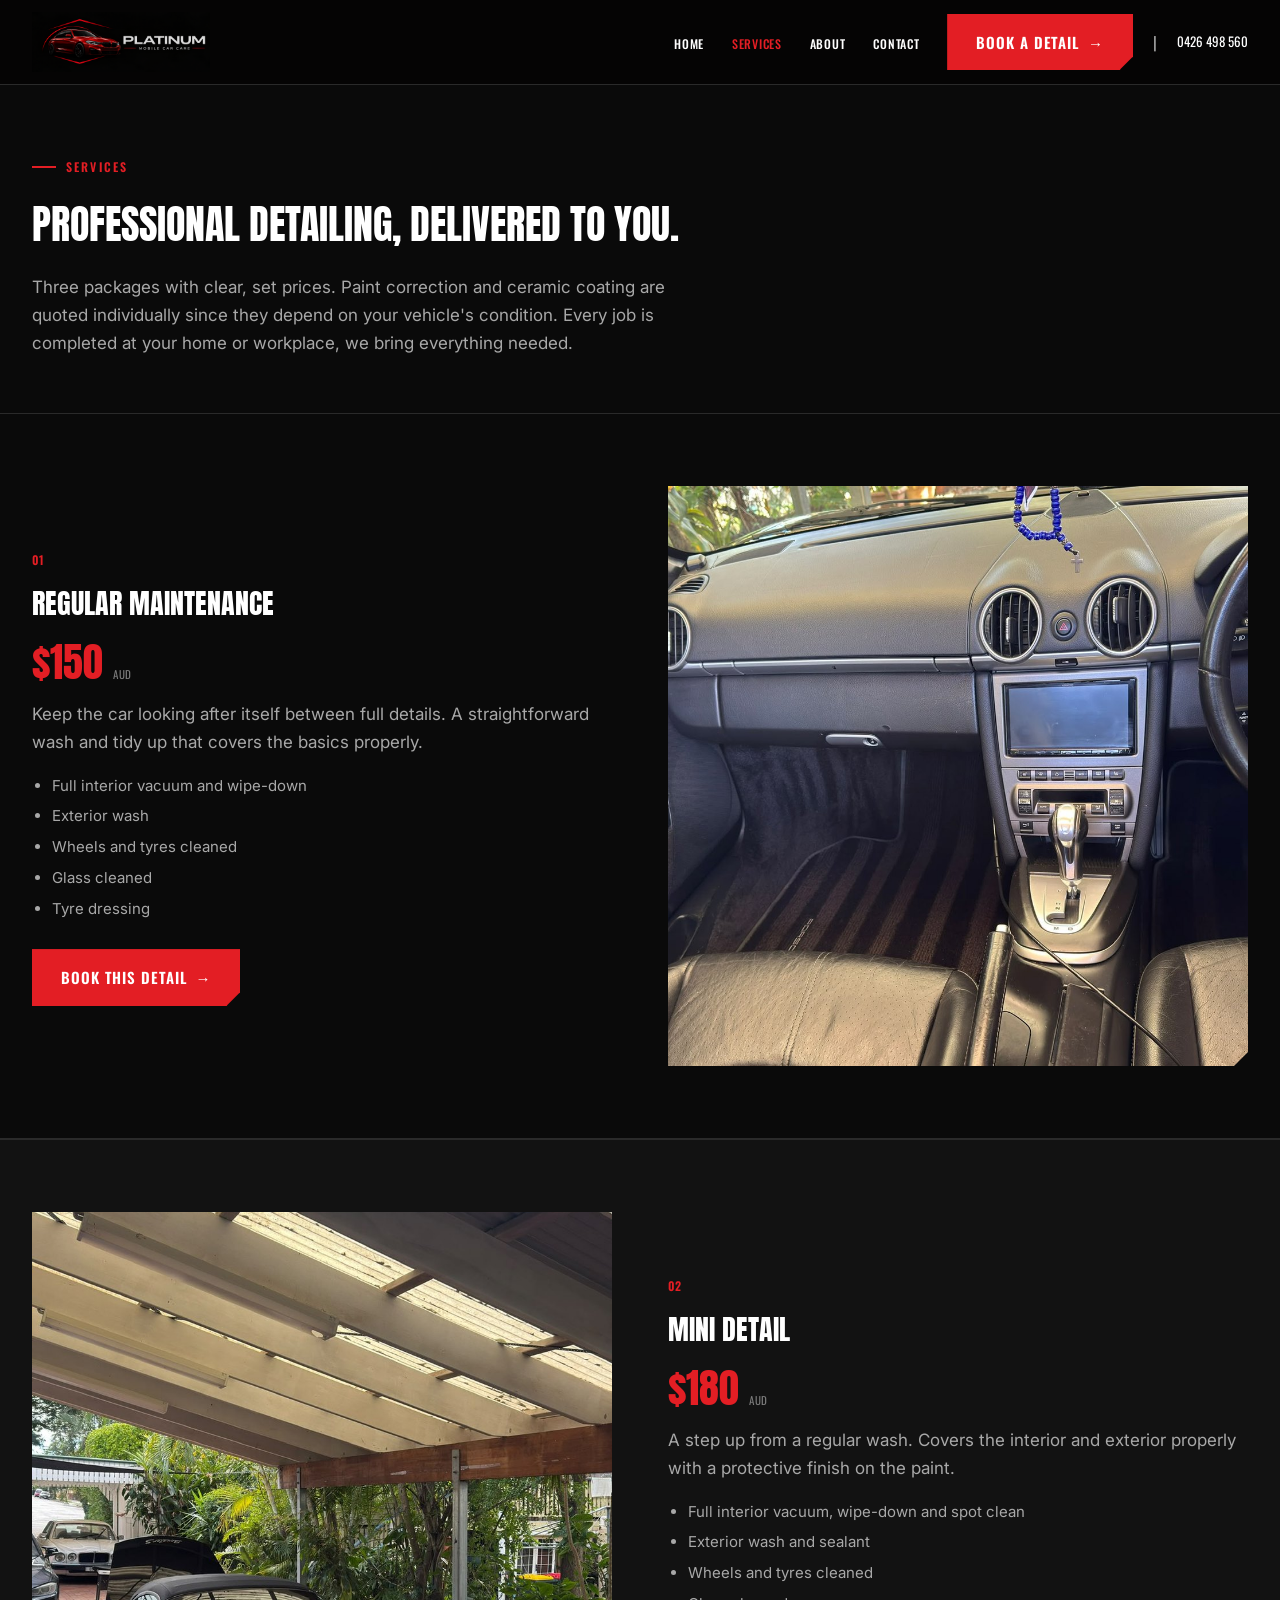
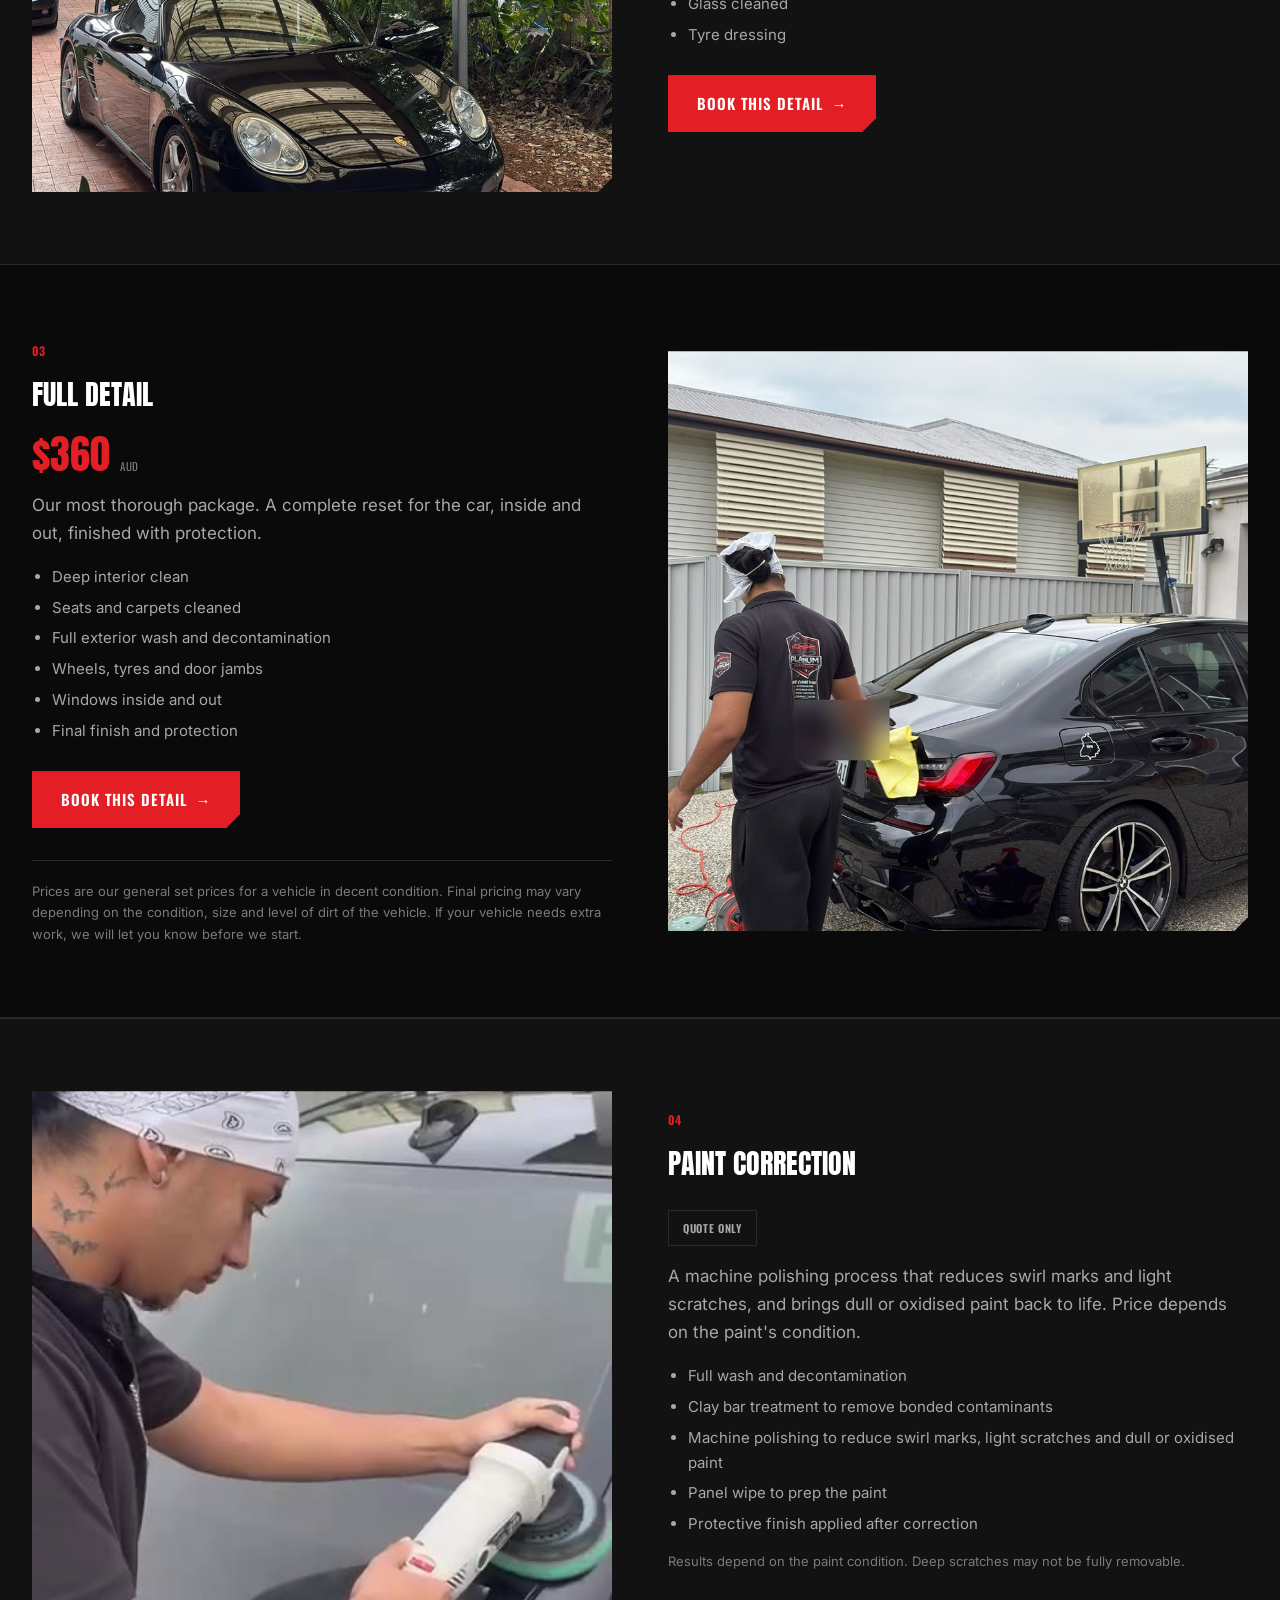
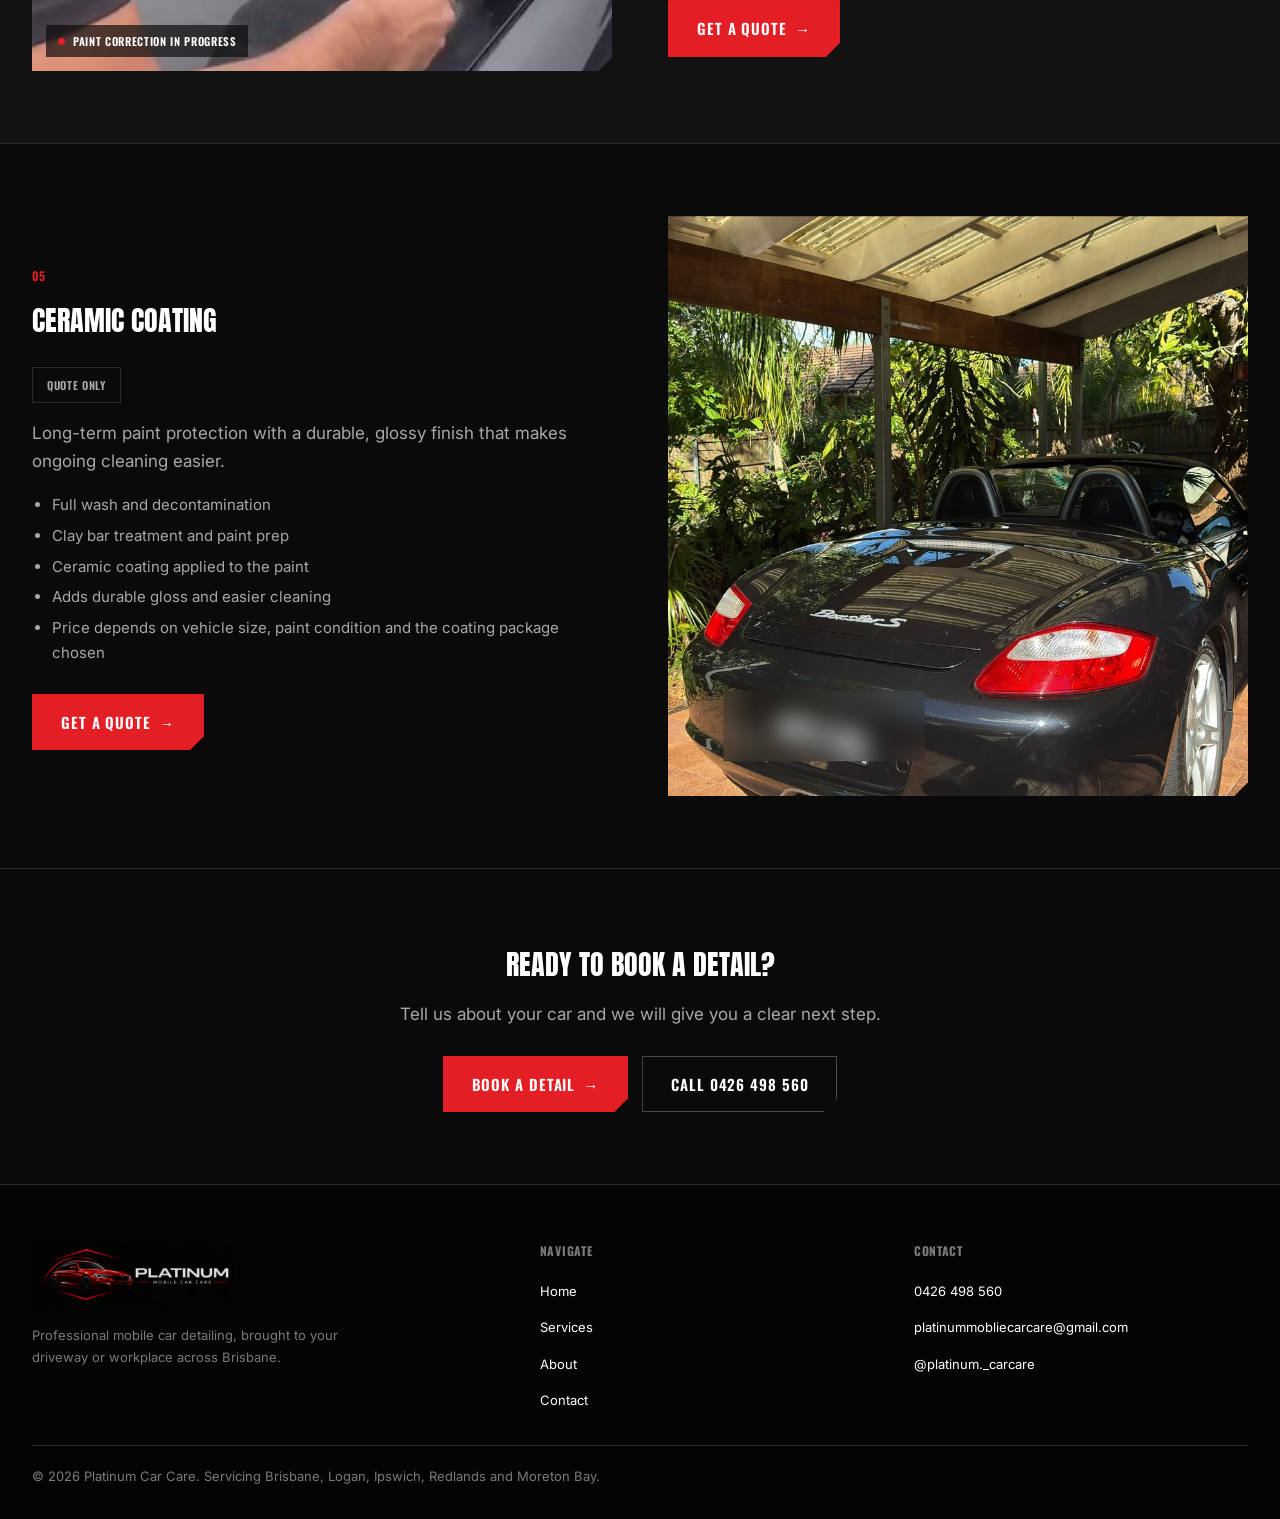
<file: services.html>
<!DOCTYPE html>
<html lang="en-AU">
<head>
<meta charset="UTF-8">
<meta name="viewport" content="width=device-width, initial-scale=1">
<meta name="color-scheme" content="dark">
<title>Services &amp; Pricing | Platinum Car Care</title>
<meta name="description" content="Regular Maintenance $150, Mini Detail $180, Full Detail $360. Paint correction and ceramic coating on a custom quote. Mobile car detailing across Brisbane.">
<link rel="canonical" href="/services.html">

<meta property="og:type" content="website">
<meta property="og:title" content="Services &amp; Pricing | Platinum Car Care">
<meta property="og:description" content="Clear prices on our three main detail packages. Paint correction and ceramic coating quoted individually.">
<meta property="og:image" content="images/hero-amg-c63s.jpg">
<meta name="twitter:card" content="summary_large_image">

<link rel="icon" type="image/png" sizes="32x32" href="images/favicon-32.png">
<link rel="icon" type="image/png" sizes="512x512" href="images/favicon-512.png">
<link rel="apple-touch-icon" href="images/apple-touch-icon.png">

<link rel="stylesheet" href="styles.css">

<script type="application/ld+json">
{
  "@context": "https://schema.org",
  "@type": "AutoDetailing",
  "name": "Platinum Car Care",
  "telephone": "+61426498560",
  "email": "platinummobliecarcare@gmail.com",
  "url": "/services.html",
  "sameAs": ["https://instagram.com/platinum._carcare"],
  "areaServed": ["Brisbane", "Logan", "Ipswich", "Redlands", "Moreton Bay"],
  "makesOffer": [
    {
      "@type": "Offer",
      "name": "Regular Maintenance",
      "price": "150",
      "priceCurrency": "AUD"
    },
    {
      "@type": "Offer",
      "name": "Mini Detail",
      "price": "180",
      "priceCurrency": "AUD"
    },
    {
      "@type": "Offer",
      "name": "Full Detail",
      "price": "360",
      "priceCurrency": "AUD"
    },
    {
      "@type": "Offer",
      "name": "Paint Correction",
      "description": "Priced on request, depends on paint condition"
    },
    {
      "@type": "Offer",
      "name": "Ceramic Coating",
      "description": "Priced on request, depends on vehicle size and coating package"
    }
  ]
}
</script>
<script>try{var c=JSON.parse(sessionStorage.getItem('pcc-cutscene'));if(c&&Date.now()-c.at<4000&&!matchMedia('(prefers-reduced-motion: reduce)').matches)document.documentElement.classList.add('cutscene-arrive')}catch(e){}</script>
</head>
<body>
<a class="skip-link" href="#main">Skip to content</a>

<header class="site-header">
  <a class="site-header__logo" href="index.html">
    <img src="images/header-logo.png" alt="Platinum Mobile Car Care" width="220" height="74">
  </a>

  <button type="button" class="nav-toggle" aria-expanded="false" aria-controls="site-nav" aria-label="Toggle menu">
    <span class="nav-toggle__bars"></span>
  </button>

  <nav class="site-nav" id="site-nav" aria-label="Primary">
    <ul class="site-nav__links">
      <li><a href="index.html">Home</a></li>
      <li><a href="services.html" aria-current="page">Services</a></li>
      <li><a href="about.html">About</a></li>
      <li><a href="contact.html">Contact</a></li>
    </ul>
    <div class="site-nav__actions">
      <a class="btn btn-primary" href="contact.html#enquiry">Book a Detail <span class="btn-arrow" aria-hidden="true">&rarr;</span></a>
      <span class="site-nav__divider" aria-hidden="true">|</span>
      <a class="site-nav__phone" href="tel:0426498560">0426 498 560</a>
    </div>
  </nav>
</header>

<main id="main">

  <section class="page-hero">
    <div class="section__inner">
      <div class="section-heading__eyebrow">
        <span class="bar" aria-hidden="true"></span>
        <span class="label">Services</span>
      </div>
      <h1 class="page-hero__title">Professional Detailing, Delivered To You.</h1>
      <p class="page-hero__lede">Three packages with clear, set prices. Paint correction and ceramic coating are quoted individually since they depend on your vehicle's condition. Every job is completed at your home or workplace, we bring everything needed.</p>
    </div>
  </section>

  <section class="service-detail is-reveal" id="regular-maintenance">
    <div class="service-detail__inner">
      <div>
        <span class="service-detail__num">01</span>
        <h2 class="service-detail__title">Regular Maintenance</h2>
        <div class="service-detail__price"><span class="amount">$150</span><span class="unit">AUD</span></div>
        <p class="service-detail__desc">Keep the car looking after itself between full details. A straightforward wash and tidy up that covers the basics properly.</p>
        <ul class="service-detail__list">
          <li>Full interior vacuum and wipe-down</li>
          <li>Exterior wash</li>
          <li>Wheels and tyres cleaned</li>
          <li>Glass cleaned</li>
          <li>Tyre dressing</li>
        </ul>
        <div class="hero__ctas">
          <a class="btn btn-primary" href="contact.html?service=regular-maintenance#enquiry">Book This Detail <span class="btn-arrow" aria-hidden="true">&rarr;</span></a>
        </div>
      </div>
      <div class="service-detail__media">
        <img src="images/maintenance-details-platinum-wheel.jpg" alt="Car interior with a Platinum Car Care branded steering wheel cover" loading="lazy" width="1800" height="1012">
      </div>
    </div>
  </section>

  <section class="service-detail is-reveal section--alt" id="mini-detail">
    <div class="service-detail__inner">
      <div class="service-detail__media">
        <img src="images/exterior-wash-porsche-gloss.jpg" alt="Porsche freshly washed under a carport, paint reflecting the roofline" loading="lazy" width="900" height="1600">
      </div>
      <div>
        <span class="service-detail__num">02</span>
        <h2 class="service-detail__title">Mini Detail</h2>
        <div class="service-detail__price"><span class="amount">$180</span><span class="unit">AUD</span></div>
        <p class="service-detail__desc">A step up from a regular wash. Covers the interior and exterior properly with a protective finish on the paint.</p>
        <ul class="service-detail__list">
          <li>Full interior vacuum, wipe-down and spot clean</li>
          <li>Exterior wash and sealant</li>
          <li>Wheels and tyres cleaned</li>
          <li>Glass cleaned</li>
          <li>Tyre dressing</li>
        </ul>
        <div class="hero__ctas">
          <a class="btn btn-primary" href="contact.html?service=mini-detail#enquiry">Book This Detail <span class="btn-arrow" aria-hidden="true">&rarr;</span></a>
        </div>
      </div>
    </div>
  </section>

  <section class="service-detail is-reveal" id="full-detail">
    <div class="service-detail__inner">
      <div>
        <span class="service-detail__num">03</span>
        <h2 class="service-detail__title">Full Detail</h2>
        <div class="service-detail__price"><span class="amount">$360</span><span class="unit">AUD</span></div>
        <p class="service-detail__desc">Our most thorough package. A complete reset for the car, inside and out, finished with protection.</p>
        <ul class="service-detail__list">
          <li>Deep interior clean</li>
          <li>Seats and carpets cleaned</li>
          <li>Full exterior wash and decontamination</li>
          <li>Wheels, tyres and door jambs</li>
          <li>Windows inside and out</li>
          <li>Final finish and protection</li>
        </ul>
        <div class="hero__ctas">
          <a class="btn btn-primary" href="contact.html?service=full-detail#enquiry">Book This Detail <span class="btn-arrow" aria-hidden="true">&rarr;</span></a>
        </div>
        <p class="price-disclaimer price-disclaimer--section">Prices are our general set prices for a vehicle in decent condition. Final pricing may vary depending on the condition, size and level of dirt of the vehicle. If your vehicle needs extra work, we will let you know before we start.</p>
      </div>
      <div class="service-detail__media">
        <img src="images/mobile-detailing-technician-at-work.jpg" alt="Platinum Car Care technician detailing a BMW on site, full mobile kit set up beside the car" loading="lazy" width="900" height="1600">
      </div>
    </div>
  </section>

  <section class="service-detail is-reveal section--alt" id="paint-correction">
    <div class="service-detail__inner">
      <div class="service-detail__media">
        <video class="autoplay-video" data-autoplay-src="videos/paint-protection-polisher-action.mp4" muted loop playsinline preload="none" poster="images/paint-protection-polisher-action-poster.jpg" aria-hidden="true" width="464" height="832"></video>
        <span class="media-badge"><span class="dot" aria-hidden="true"></span>Paint Correction In Progress</span>
      </div>
      <div>
        <span class="service-detail__num">04</span>
        <h2 class="service-detail__title">Paint Correction</h2>
        <span class="service-detail__quote-tag">Quote Only</span>
        <p class="service-detail__desc">A machine polishing process that reduces swirl marks and light scratches, and brings dull or oxidised paint back to life. Price depends on the paint's condition.</p>
        <ul class="service-detail__list">
          <li>Full wash and decontamination</li>
          <li>Clay bar treatment to remove bonded contaminants</li>
          <li>Machine polishing to reduce swirl marks, light scratches and dull or oxidised paint</li>
          <li>Panel wipe to prep the paint</li>
          <li>Protective finish applied after correction</li>
        </ul>
        <p class="service-detail__note">Results depend on the paint condition. Deep scratches may not be fully removable.</p>
        <div class="hero__ctas">
          <a class="btn btn-primary" href="contact.html?service=paint-correction#enquiry">Get a Quote <span class="btn-arrow" aria-hidden="true">&rarr;</span></a>
        </div>
      </div>
    </div>
  </section>

  <section class="service-detail is-reveal" id="ceramic-coating" style="border-bottom: none;">
    <div class="service-detail__inner">
      <div>
        <span class="service-detail__num">05</span>
        <h2 class="service-detail__title">Ceramic Coating</h2>
        <span class="service-detail__quote-tag">Quote Only</span>
        <p class="service-detail__desc">Long-term paint protection with a durable, glossy finish that makes ongoing cleaning easier.</p>
        <ul class="service-detail__list">
          <li>Full wash and decontamination</li>
          <li>Clay bar treatment and paint prep</li>
          <li>Ceramic coating applied to the paint</li>
          <li>Adds durable gloss and easier cleaning</li>
          <li>Price depends on vehicle size, paint condition and the coating package chosen</li>
        </ul>
        <div class="hero__ctas">
          <a class="btn btn-primary" href="contact.html?service=ceramic-coating#enquiry">Get a Quote <span class="btn-arrow" aria-hidden="true">&rarr;</span></a>
        </div>
      </div>
      <div class="service-detail__media">
        <img src="images/ceramic-coating-porsche-rear-gloss.jpg" alt="Black Porsche rear three-quarter view with a deep, glossy ceramic finish" loading="lazy" width="900" height="1600">
      </div>
    </div>
  </section>

  <section class="section section--divider cta is-reveal" aria-labelledby="cta-heading">
    <h2 class="cta__title" id="cta-heading">Ready To Book A Detail?</h2>
    <p class="cta__lede">Tell us about your car and we will give you a clear next step.</p>
    <div class="cta__actions">
      <a class="btn btn-primary" href="contact.html#enquiry">Book a Detail <span class="btn-arrow" aria-hidden="true">&rarr;</span></a>
      <a class="btn btn-secondary" href="tel:0426498560">Call 0426 498 560</a>
    </div>
  </section>

</main>

<footer class="site-footer">
  <div class="site-footer__grid">
    <div>
      <img class="site-footer__logo" src="images/header-logo.png" alt="Platinum Mobile Car Care">
      <p class="site-footer__blurb">Professional mobile car detailing, brought to your driveway or workplace across Brisbane.</p>
    </div>
    <div>
      <h3 class="site-footer__heading">Navigate</h3>
      <ul class="site-footer__links">
        <li><a href="index.html">Home</a></li>
        <li><a href="services.html">Services</a></li>
        <li><a href="about.html">About</a></li>
        <li><a href="contact.html">Contact</a></li>
      </ul>
    </div>
    <div>
      <h3 class="site-footer__heading">Contact</h3>
      <ul class="site-footer__links">
        <li><a href="tel:0426498560">0426 498 560</a></li>
        <li><a href="mailto:platinummobliecarcare@gmail.com">platinummobliecarcare@gmail.com</a></li>
        <li><a href="https://instagram.com/platinum._carcare">@platinum._carcare</a></li>
      </ul>
    </div>
  </div>
  <div class="site-footer__bottom">
    <p>&copy; 2026 Platinum Car Care. Servicing Brisbane, Logan, Ipswich, Redlands and Moreton Bay.</p>
  </div>
</footer>

<script src="main.js"></script>
</body>
</html>
</file>
<file: styles.css>
/*
  Type system
  -----------
  Display  (Anton):   oversized, condensed, near-black weight headlines. Built for impact
                        at large sizes, echoing the sharp angles of the logo mark.
  Heading  (Oswald):   semi-bold, wide-tracked condensed face for nav links, buttons, labels
                        and card titles. Reads clearly at small sizes and shares Anton's
                        verticality without competing with it at headline scale.
  Body     (Inter):    a neutral, highly legible grotesque for paragraph copy. Keeps longer
                        text (descriptions, FAQ answers) comfortable to read against the dark
                        background, in contrast to the two condensed display faces above.
  Headlines, labels, nav and buttons are set in uppercase; body copy stays sentence case.
*/

@import url('https://fonts.googleapis.com/css2?family=Anton&family=Oswald:wght@400;500;600;700&family=Inter:wght@400;500;600;700&display=swap');

:root {
  /* base palette */
  --black-1: #0a0a0a;
  --black-2: #121212;
  --black-3: #1a1a1a;
  /* sampled from header-logo.png's own background so the header blends into the logo art */
  --header-bg: #050404;
  --gray-1: #2a2a2a;
  --gray-2: #4a4a4a;
  --gray-3: #7a7a7a;
  --gray-4: #a8a8a8;
  --white: #ffffff;
  --red-1: #e31e24;
  --red-2: #b3151a;
  --red-3: #7a0e12;
  --red-glow: #ff3b3b;

  /* semantic */
  --bg-page: var(--black-1);
  --bg-surface: var(--black-2);
  --bg-surface-raised: var(--black-3);
  --border-subtle: var(--gray-1);
  --border-strong: var(--gray-2);

  --text-primary: var(--white);
  --text-secondary: var(--gray-4);
  --text-muted: var(--gray-3);
  --text-accent: var(--red-1);

  --focus-ring: var(--red-1);

  --border-hairline: 1px solid var(--border-subtle);
  --diagonal-clip: polygon(0 0, 100% 0, 100% calc(100% - 14px), calc(100% - 14px) 100%, 0 100%);
  --diagonal-clip-sm: polygon(0 0, 100% 0, 100% calc(100% - 8px), calc(100% - 8px) 100%, 0 100%);

  --duration-fast: 120ms;
  --duration-normal: 200ms;
  --ease-standard: cubic-bezier(.4, 0, .2, 1);

  /* fonts */
  --font-display: 'Anton', Impact, sans-serif;
  --font-heading: 'Oswald', 'Arial Narrow', sans-serif;
  --font-body: 'Inter', -apple-system, BlinkMacSystemFont, sans-serif;

  --text-display-xl: clamp(2.75rem, 5vw, 4.2rem);
  --text-display-lg: clamp(2rem, 4.2vw, 2.5rem);
  --text-display-md: clamp(1.5rem, 3.2vw, 1.75rem);
  --text-heading-lg: 1.125rem;
  --text-heading-md: .9375rem;
  --text-heading-sm: .75rem;
  --text-body-lg: 1.0625rem;
  --text-body-md: .9375rem;
  --text-body-sm: .8125rem;
  --text-label: .6875rem;

  --tracking-tight: -.01em;
  --tracking-wide: .06em;
  --tracking-widest: .18em;

  --leading-tight: 1.05;
  --leading-relaxed: 1.65;

  --container-max: 1440px;
  --container-pad: 32px;
}

*, *::before, *::after { box-sizing: border-box; }

/* This site has one theme only, so lock the color scheme: prevents the browser
   from swapping in light-mode UA styling (form controls, scrollbars) when the
   OS/browser is set to light mode. */
:root { color-scheme: dark; }

html { -webkit-text-size-adjust: 100%; }

body {
  margin: 0;
  background: var(--bg-page);
  color: var(--text-primary);
  font-family: var(--font-body);
  line-height: var(--leading-relaxed);
}

img { max-width: 100%; display: block; }

a {
  color: var(--red-1);
  text-decoration: none;
  transition: color var(--duration-normal) var(--ease-standard);
}
a:hover { color: var(--red-glow); }

::selection { background: var(--red-1); color: var(--white); }

:focus-visible {
  outline: 2px solid var(--focus-ring);
  outline-offset: 2px;
}

.container {
  max-width: var(--container-max);
  margin: 0 auto;
  padding: 0 var(--container-pad);
}

.visually-hidden {
  position: absolute;
  width: 1px;
  height: 1px;
  margin: -1px;
  padding: 0;
  overflow: hidden;
  clip: rect(0, 0, 0, 0);
  white-space: nowrap;
  border: 0;
}

.skip-link {
  position: absolute;
  left: 12px;
  top: -60px;
  background: var(--red-1);
  color: var(--white);
  padding: 12px 18px;
  font-family: var(--font-heading);
  font-weight: 600;
  text-transform: uppercase;
  letter-spacing: var(--tracking-wide);
  z-index: 1000;
  transition: top var(--duration-normal) var(--ease-standard);
}
.skip-link:focus { top: 12px; }

/* ---------- Buttons ---------- */

.btn {
  display: inline-flex;
  align-items: center;
  justify-content: center;
  gap: 8px;
  font-family: var(--font-heading);
  font-weight: 600;
  text-transform: uppercase;
  letter-spacing: var(--tracking-wide);
  font-size: var(--text-heading-md);
  padding: 15px 28px;
  border: 1px solid transparent;
  cursor: pointer;
  clip-path: var(--diagonal-clip);
  white-space: nowrap;
  transition: background var(--duration-normal) var(--ease-standard),
              color var(--duration-normal) var(--ease-standard),
              border-color var(--duration-normal) var(--ease-standard);
}
.btn-primary {
  background: var(--red-1);
  color: var(--white);
  border-color: var(--red-1);
}
.btn-primary:hover,
.btn-primary:focus-visible {
  background: var(--red-glow);
  border-color: var(--red-glow);
  color: var(--white);
}
.btn-secondary {
  background: transparent;
  color: var(--white);
  border-color: var(--border-strong);
}
.btn-secondary:hover,
.btn-secondary:focus-visible {
  background: var(--bg-surface-raised);
  border-color: var(--white);
  color: var(--white);
}
.btn-arrow { flex-shrink: 0; }

/* ---------- Header / nav ---------- */

.site-header {
  position: sticky;
  top: 0;
  z-index: 100;
  display: flex;
  align-items: center;
  justify-content: space-between;
  gap: 20px;
  padding: 12px var(--container-pad);
  background: var(--header-bg);
  border-bottom: var(--border-hairline);
  font-family: var(--font-heading);
}

.site-header__logo img { height: 60px; width: auto; }

.nav-toggle {
  display: none;
  align-items: center;
  justify-content: center;
  width: 44px;
  height: 44px;
  background: transparent;
  border: 1px solid var(--border-strong);
  color: var(--white);
  cursor: pointer;
  clip-path: var(--diagonal-clip-sm);
}
.nav-toggle__bars,
.nav-toggle__bars::before,
.nav-toggle__bars::after {
  display: block;
  width: 20px;
  height: 2px;
  background: var(--white);
  transition: transform var(--duration-normal) var(--ease-standard), opacity var(--duration-normal) var(--ease-standard);
}
.nav-toggle__bars { position: relative; }
.nav-toggle__bars::before,
.nav-toggle__bars::after { content: ""; position: absolute; left: 0; }
.nav-toggle__bars::before { top: -6px; }
.nav-toggle__bars::after { top: 6px; }
.nav-toggle[aria-expanded="true"] .nav-toggle__bars { background: transparent; }
.nav-toggle[aria-expanded="true"] .nav-toggle__bars::before { transform: translateY(6px) rotate(45deg); }
.nav-toggle[aria-expanded="true"] .nav-toggle__bars::after { transform: translateY(-6px) rotate(-45deg); }

.site-nav {
  display: flex;
  align-items: center;
  gap: 28px;
  flex: 1;
  justify-content: flex-end;
}

.site-nav__links {
  display: flex;
  gap: 28px;
  list-style: none;
  margin: 0;
  padding: 0;
}
.site-nav__links a {
  font-size: var(--text-heading-sm);
  font-weight: 500;
  letter-spacing: var(--tracking-wide);
  text-transform: uppercase;
  color: var(--white);
  white-space: nowrap;
}
.site-nav__links a:hover,
.site-nav__links a:focus-visible,
.site-nav__links a[aria-current="page"] {
  color: var(--red-1);
}

.site-nav__actions {
  display: flex;
  align-items: center;
  gap: 20px;
}
.site-nav__phone {
  color: var(--white);
  font-size: var(--text-body-sm);
  white-space: nowrap;
}
.site-nav__phone:hover,
.site-nav__phone:focus-visible { color: var(--red-1); }
.site-nav__divider { color: var(--text-secondary); }

@media (max-width: 900px) {
  .nav-toggle { display: inline-flex; }
  .site-nav {
    position: fixed;
    inset: 68px 0 auto 0;
    flex-direction: column;
    align-items: stretch;
    justify-content: flex-start;
    gap: 0;
    background: var(--header-bg);
    border-bottom: var(--border-hairline);
    padding: 8px var(--container-pad) 24px;
    transform: translateY(-12px);
    opacity: 0;
    pointer-events: none;
    visibility: hidden;
    transition: opacity var(--duration-normal) var(--ease-standard),
                transform var(--duration-normal) var(--ease-standard),
                visibility var(--duration-normal);
    max-height: calc(100vh - 68px);
    overflow-y: auto;
  }
  .site-nav.is-open {
    transform: translateY(0);
    opacity: 1;
    pointer-events: auto;
    visibility: visible;
  }
  .site-nav__links {
    flex-direction: column;
    gap: 4px;
    padding: 8px 0;
  }
  .site-nav__links a {
    display: block;
    padding: 12px 4px;
    border-bottom: var(--border-hairline);
  }
  .site-nav__actions {
    flex-direction: column;
    align-items: stretch;
    gap: 14px;
    margin-top: 12px;
  }
  .site-nav__divider { display: none; }
  .site-nav__actions .btn { width: 100%; }
}

@media (prefers-reduced-motion: reduce) {
  .site-nav,
  .nav-toggle__bars,
  .nav-toggle__bars::before,
  .nav-toggle__bars::after {
    transition: none;
  }
}

/* ---------- Hero: cinematic scroll-scrubbed video ---------- */

/* Tall scroll track; the pin below rides sticky inside it. Desktop default. */
.hero-cinema {
  position: relative;
  height: 300vh;
}
.hero-cinema__pin {
  position: sticky;
  top: 0;
  height: 100vh;
  overflow: hidden;
  background: var(--black-1);
  border-bottom: var(--border-hairline);
}
.hero-cinema__media {
  position: absolute;
  inset: 0;
  width: 100%;
  height: 100%;
  object-fit: cover;
}
.hero-cinema__media--video {
  opacity: 0;
  transition: opacity 500ms var(--ease-standard);
}
.hero-cinema__media--video.is-ready { opacity: 1; }

/* Cinematic scrim: readable over text on the left, car stays visually dominant
   on the right and through the middle (no flattening wash over the whole frame). */
.hero-cinema__scrim {
  position: absolute;
  inset: 0;
  background:
    linear-gradient(90deg, var(--black-1) 0%, rgba(10, 10, 10, .78) 20%, rgba(10, 10, 10, .28) 42%, rgba(10, 10, 10, 0) 60%),
    linear-gradient(0deg, rgba(10, 10, 10, .55) 0%, rgba(10, 10, 10, 0) 26%);
  pointer-events: none;
}

.hero-cinema__content {
  position: absolute;
  inset: 0;
  z-index: 1;
  padding: 0 var(--container-pad);
  max-width: 600px;
  display: flex;
  flex-direction: column;
  justify-content: center;
  gap: 22px;
  will-change: opacity, transform;
}
.hero-cinema__content--end { opacity: 0; }

@media (max-width: 900px) {
  /* Simplified mobile/reduced-motion hero: single viewport, no pin, no video,
     just the poster frame behind the initial text (JS applies this class). */
  .hero-cinema--simple { height: auto; }
  .hero-cinema--simple .hero-cinema__pin { position: relative; height: 100vh; }
  .hero-cinema--simple .hero-cinema__media--video { display: none; }
  .hero-cinema--simple .hero-cinema__content--end { display: none; }
  .hero-cinema--simple .hero-cinema__content--start {
    opacity: 1 !important;
    transform: none !important;
    pointer-events: auto !important;
  }
  .hero-cinema__content { padding: 36px 20px 44px; max-width: 100%; }
}

.hero__eyebrow {
  display: flex;
  align-items: center;
  gap: 10px;
}
.hero__eyebrow span.bar {
  width: 24px;
  height: 2px;
  background: var(--red-1);
}
.hero__eyebrow span.label {
  font-family: var(--font-heading);
  font-size: var(--text-heading-sm);
  font-weight: 600;
  letter-spacing: var(--tracking-widest);
  text-transform: uppercase;
  color: var(--red-1);
}
.hero__title {
  font-family: var(--font-display);
  font-weight: 400;
  text-transform: uppercase;
  line-height: var(--leading-tight);
  font-size: var(--text-display-xl);
  margin: 0;
  color: var(--white);
}
.hero__rule {
  width: 64px;
  height: 4px;
  background: var(--red-1);
}
.hero__lede {
  color: var(--text-secondary);
  font-size: var(--text-body-lg);
  line-height: var(--leading-relaxed);
  margin: 0;
  max-width: 480px;
}
.hero__ctas {
  display: flex;
  gap: 14px;
  flex-wrap: wrap;
}
.hero__meta {
  display: flex;
  gap: 16px;
  flex-wrap: wrap;
  margin-top: 6px;
  font-family: var(--font-heading);
  font-size: var(--text-label);
  letter-spacing: var(--tracking-wide);
  text-transform: uppercase;
  color: var(--text-muted);
}

/* ---------- Section shell ---------- */

.section {
  background: var(--black-1);
  padding: 80px var(--container-pad);
}
.section--alt { background: var(--black-2); border-top: var(--border-hairline); }
.section--divider { border-top: var(--border-hairline); }
.section__inner { max-width: var(--container-max); margin: 0 auto; }

.section.is-reveal {
  opacity: 0;
  transform: translateY(24px);
  transition: opacity 600ms var(--ease-standard), transform 600ms var(--ease-standard);
}
.section.is-reveal.is-visible {
  opacity: 1;
  transform: translateY(0);
}
@media (prefers-reduced-motion: reduce) {
  .section.is-reveal {
    opacity: 1;
    transform: none;
    transition: none;
  }
}

@media (max-width: 640px) {
  .section { padding: 56px 20px; }
}

/* ---------- Section heading ---------- */

.section-heading {
  display: flex;
  justify-content: space-between;
  align-items: flex-end;
  gap: 24px;
  flex-wrap: wrap;
}
.section-heading--stacked {
  flex-direction: column;
  align-items: flex-start;
}
.section-heading__eyebrow {
  display: flex;
  align-items: center;
  gap: 10px;
}
.section-heading__eyebrow span.bar {
  width: 24px;
  height: 2px;
  background: var(--red-1);
}
.section-heading__eyebrow span.label {
  font-family: var(--font-heading);
  font-size: var(--text-heading-sm);
  font-weight: 600;
  letter-spacing: var(--tracking-widest);
  text-transform: uppercase;
  color: var(--red-1);
}
.section-heading__title {
  font-family: var(--font-display);
  font-weight: 400;
  text-transform: uppercase;
  color: var(--white);
  font-size: var(--text-display-md);
  letter-spacing: var(--tracking-tight);
  margin: 10px 0 0;
}
.section-heading__description {
  font-family: var(--font-body);
  color: var(--text-secondary);
  font-size: var(--text-body-md);
  line-height: var(--leading-relaxed);
  max-width: 420px;
  margin: 0;
}

/* ---------- Service cards ---------- */

.services-grid {
  display: grid;
  grid-template-columns: repeat(3, 1fr);
  gap: 20px;
  margin-top: 40px;
}
@media (max-width: 900px) {
  .services-grid { grid-template-columns: repeat(2, 1fr); }
}
@media (max-width: 600px) {
  .services-grid { grid-template-columns: 1fr; }
}

.service-card {
  background: var(--bg-surface);
  border: var(--border-hairline);
  clip-path: var(--diagonal-clip);
  display: flex;
  flex-direction: column;
  overflow: hidden;
}
.service-card__media {
  position: relative;
  aspect-ratio: 1 / 1;
}
.service-card__media { overflow: hidden; }
.service-card__media img {
  position: absolute;
  inset: 0;
  width: 100%;
  height: 100%;
  object-fit: cover;
}
.service-card__index {
  position: absolute;
  top: 12px;
  left: 14px;
  display: flex;
  align-items: center;
  gap: 8px;
  font-family: var(--font-heading);
  font-weight: 600;
  font-size: var(--text-heading-sm);
  color: var(--white);
}
.service-card__index .bar {
  width: 18px;
  height: 2px;
  background: var(--red-1);
}
.service-card__body { padding: 18px 20px 22px; }
.service-card__title {
  font-family: var(--font-heading);
  font-weight: 600;
  text-transform: uppercase;
  font-size: var(--text-heading-lg);
  color: var(--white);
  margin: 0 0 8px;
  display: flex;
  align-items: baseline;
  justify-content: space-between;
  gap: 10px;
}
.service-card__price {
  font-family: var(--font-display);
  font-weight: 400;
  color: var(--red-1);
  font-size: var(--text-heading-lg);
  white-space: nowrap;
}
.service-card__desc {
  font-family: var(--font-body);
  font-size: var(--text-body-sm);
  color: var(--text-secondary);
  line-height: var(--leading-relaxed);
  margin: 0 0 14px;
}
.service-card__link {
  display: inline-flex;
  align-items: center;
  gap: 6px;
  font-family: var(--font-heading);
  font-weight: 600;
  font-size: var(--text-body-sm);
  letter-spacing: var(--tracking-wide);
  text-transform: uppercase;
  color: var(--red-1);
}

/* ---------- Gallery (real jobs, real cars) ---------- */

.gallery-grid {
  display: grid;
  grid-template-columns: repeat(3, 1fr);
  gap: 20px;
  margin-top: 40px;
}
@media (max-width: 900px) {
  .gallery-grid { grid-template-columns: repeat(2, 1fr); }
}
@media (max-width: 560px) {
  .gallery-grid { grid-template-columns: 1fr; gap: 16px; max-width: 420px; margin-left: auto; margin-right: auto; }
}

.gallery-item {
  position: relative;
  aspect-ratio: 3 / 4;
  overflow: hidden;
  clip-path: var(--diagonal-clip-sm);
  background: var(--bg-surface);
}
.gallery-item img,
.gallery-item video {
  width: 100%;
  height: 100%;
  object-fit: cover;
  transition: transform 600ms var(--ease-standard);
}
.gallery-item:hover img,
.gallery-item:hover video,
.gallery-item:focus-within img,
.gallery-item:focus-within video {
  transform: scale(1.06);
}
.gallery-item__caption {
  position: absolute;
  inset: auto 0 0 0;
  display: flex;
  align-items: center;
  gap: 6px;
  padding: 10px 12px;
  background: linear-gradient(0deg, rgba(10, 10, 10, .82), transparent);
  font-family: var(--font-heading);
  font-size: var(--text-label);
  font-weight: 600;
  letter-spacing: var(--tracking-wide);
  text-transform: uppercase;
  color: var(--white);
  pointer-events: none;
}
.gallery-item__caption .dot {
  width: 6px;
  height: 6px;
  border-radius: 50%;
  background: var(--red-1);
  flex-shrink: 0;
}
@media (prefers-reduced-motion: reduce) {
  .gallery-item img,
  .gallery-item video {
    transition: none;
  }
}

/* ---------- Feature cards (Why Platinum) ---------- */

.features-grid {
  display: grid;
  grid-template-columns: repeat(4, 1fr);
  gap: 20px;
  margin-top: 36px;
}
@media (max-width: 900px) {
  .features-grid { grid-template-columns: repeat(2, 1fr); }
}
@media (max-width: 560px) {
  .features-grid { grid-template-columns: 1fr; }
}
.feature-card {
  background: var(--bg-surface);
  border: var(--border-hairline);
  padding: 28px 24px;
  display: flex;
  flex-direction: column;
  gap: 12px;
}
.feature-card .bar {
  width: 24px;
  height: 2px;
  background: var(--red-1);
}
.feature-card__title {
  font-family: var(--font-heading);
  font-weight: 600;
  text-transform: uppercase;
  font-size: var(--text-heading-lg);
  color: var(--white);
  margin: 0;
}
.feature-card__desc {
  font-size: var(--text-body-sm);
  color: var(--text-secondary);
  line-height: var(--leading-relaxed);
  margin: 0;
}

/* ---------- Service area ---------- */

.area-lede {
  color: var(--text-secondary);
  font-size: var(--text-body-lg);
  line-height: var(--leading-relaxed);
  margin: 20px 0 0;
  max-width: 640px;
}
.area-note {
  color: var(--text-muted);
  font-size: var(--text-body-md);
  margin: 18px 0 0;
}
.area-map {
  position: relative;
  clip-path: var(--diagonal-clip);
  aspect-ratio: 4 / 3;
  background: var(--bg-surface);
  border: var(--border-hairline);
  overflow: hidden;
}
.area-map iframe {
  display: block;
  width: 100%;
  height: 100%;
  border: 0;
  /* Dims Google's light default map so it doesn't blast a bright white
     rectangle onto the dark page. Deliberately just brightness/contrast/
     saturation, not invert()+hue-rotate() (the common "dark mode maps"
     trick): that can shift map colors unpredictably and there was no way
     to preview the result in this environment, so this stays conservative. */
  filter: brightness(0.8) contrast(1.05) saturate(0.85);
}

/* ---------- Pricing disclaimer (fine print, not a warning) ---------- */

.price-disclaimer {
  color: var(--text-muted);
  font-size: var(--text-body-sm);
  line-height: var(--leading-relaxed);
  margin: 0;
  max-width: 640px;
}
.price-disclaimer--section {
  margin-top: 32px;
  padding-top: 20px;
  border-top: var(--border-hairline);
}
.price-disclaimer--grid { margin-top: 24px; }

/* ---------- FAQ ---------- */

.faq {
  max-width: 900px;
  margin: 0 auto;
}
.faq-list {
  margin-top: 32px;
}
.faq-item {
  border-top: var(--border-hairline);
  padding: 22px 0;
}
.faq-item:last-child { border-bottom: var(--border-hairline); }
.faq-item__q {
  font-family: var(--font-heading);
  font-weight: 600;
  text-transform: uppercase;
  font-size: var(--text-heading-md);
  color: var(--white);
  margin: 0 0 8px;
}
.faq-item__a {
  color: var(--text-secondary);
  font-size: var(--text-body-md);
  line-height: var(--leading-relaxed);
  margin: 0;
}

/* ---------- CTA ---------- */

.cta {
  text-align: center;
  padding: 72px var(--container-pad);
}
.cta__title {
  font-family: var(--font-display);
  font-weight: 400;
  text-transform: uppercase;
  color: var(--white);
  font-size: var(--text-display-md);
  margin: 0 0 12px;
}
.cta__lede {
  color: var(--text-secondary);
  font-size: var(--text-body-lg);
  margin: 0 0 28px;
}
.cta__actions {
  display: flex;
  gap: 14px;
  justify-content: center;
  flex-wrap: wrap;
}

/* ---------- Footer ---------- */

.site-footer {
  background: var(--header-bg);
  border-top: var(--border-hairline);
  padding: 56px var(--container-pad) 32px;
}
.site-footer__grid {
  max-width: var(--container-max);
  margin: 0 auto;
  display: grid;
  grid-template-columns: 1.4fr 1fr 1fr;
  gap: 40px;
}
@media (max-width: 700px) {
  .site-footer__grid { grid-template-columns: 1fr; gap: 28px; }
}
.site-footer__logo { height: 68px; width: auto; margin-bottom: 16px; }
.site-footer__blurb {
  color: var(--text-muted);
  font-size: var(--text-body-sm);
  line-height: var(--leading-relaxed);
  max-width: 320px;
  margin: 0;
}
.site-footer__heading {
  font-family: var(--font-heading);
  letter-spacing: var(--tracking-wide);
  text-transform: uppercase;
  font-size: var(--text-heading-sm);
  color: var(--text-muted);
  margin: 0 0 16px;
}
.site-footer__links {
  display: flex;
  flex-direction: column;
  gap: 10px;
  list-style: none;
  margin: 0;
  padding: 0;
}
.site-footer__links a {
  color: var(--white);
  font-size: var(--text-body-sm);
}
.site-footer__bottom {
  max-width: var(--container-max);
  margin: 32px auto 0;
  padding-top: 20px;
  border-top: var(--border-hairline);
  display: flex;
  justify-content: space-between;
  flex-wrap: wrap;
  gap: 8px;
}
.site-footer__bottom p {
  color: var(--text-muted);
  font-size: var(--text-body-sm);
  margin: 0;
}

/* ---------- Page hero (services / about / contact) ---------- */

.page-hero {
  background: var(--black-1);
  padding: 72px var(--container-pad) 56px;
  border-bottom: var(--border-hairline);
}
.page-hero__title {
  font-family: var(--font-display);
  font-weight: 400;
  text-transform: uppercase;
  color: var(--white);
  font-size: var(--text-display-lg);
  margin: 14px 0 16px;
  max-width: 820px;
}
.page-hero__lede {
  color: var(--text-secondary);
  font-size: var(--text-body-lg);
  line-height: var(--leading-relaxed);
  max-width: 680px;
  margin: 0;
}
@media (max-width: 640px) {
  .page-hero { padding: 48px 20px 40px; }
}

/* ---------- Service detail (services page) ---------- */

.service-detail {
  padding: 72px var(--container-pad);
  border-bottom: var(--border-hairline);
}
.service-detail__inner {
  max-width: var(--container-max);
  margin: 0 auto;
  display: grid;
  grid-template-columns: 1fr 1fr;
  gap: 56px;
  align-items: center;
}
.service-detail__num {
  font-family: var(--font-heading);
  font-weight: 600;
  font-size: var(--text-heading-sm);
  color: var(--red-1);
}
.service-detail__title {
  font-family: var(--font-display);
  font-weight: 400;
  text-transform: uppercase;
  color: var(--white);
  font-size: var(--text-display-md);
  margin: 8px 0 16px;
}
.service-detail__desc {
  color: var(--text-secondary);
  font-size: var(--text-body-lg);
  line-height: var(--leading-relaxed);
  margin: 0 0 18px;
}
.service-detail__list {
  color: var(--text-secondary);
  font-size: var(--text-body-md);
  line-height: var(--leading-relaxed);
  margin: 0;
  padding-left: 20px;
}
.service-detail__list li + li { margin-top: 6px; }
.service-detail .hero__ctas { margin-top: 28px; }
.service-detail__note {
  color: var(--text-muted);
  font-size: var(--text-body-sm);
  line-height: var(--leading-relaxed);
  margin: 14px 0 0;
}
.service-detail__price {
  display: flex;
  align-items: baseline;
  gap: 10px;
  margin: 8px 0 16px;
}
.service-detail__price .amount {
  font-family: var(--font-display);
  font-weight: 400;
  color: var(--red-1);
  font-size: 2.5rem;
  line-height: 1;
}
.service-detail__price .unit {
  font-family: var(--font-heading);
  font-size: var(--text-label);
  letter-spacing: var(--tracking-wide);
  text-transform: uppercase;
  color: var(--text-muted);
}
.service-detail__quote-tag {
  display: inline-flex;
  align-items: center;
  border: var(--border-hairline);
  padding: 8px 14px;
  margin: 8px 0 16px;
  font-family: var(--font-heading);
  font-weight: 600;
  font-size: var(--text-label);
  letter-spacing: var(--tracking-wide);
  text-transform: uppercase;
  color: var(--text-secondary);
}
.service-detail__media {
  position: relative;
  clip-path: var(--diagonal-clip);
  aspect-ratio: 1 / 1;
  overflow: hidden;
  background: var(--bg-surface);
}
.service-detail__media img,
.service-detail__media video {
  width: 100%;
  height: 100%;
  object-fit: cover;
}
.service-detail__media .media-badge {
  position: absolute;
  bottom: 14px;
  left: 14px;
  display: flex;
  align-items: center;
  gap: 8px;
  padding: 7px 12px;
  background: rgba(10, 10, 10, .68);
  backdrop-filter: blur(2px);
  font-family: var(--font-heading);
  font-size: var(--text-label);
  font-weight: 600;
  letter-spacing: var(--tracking-wide);
  text-transform: uppercase;
  color: var(--white);
}
.service-detail__media .media-badge .dot {
  width: 7px;
  height: 7px;
  border-radius: 50%;
  background: var(--red-1);
}

@media (max-width: 860px) {
  .service-detail { padding: 48px 20px; }
  .service-detail__inner { grid-template-columns: 1fr; gap: 28px; }
  .service-detail__media { order: -1; }
}

/* ---------- About: comparison grid ---------- */

.compare-grid {
  display: grid;
  grid-template-columns: 1fr 1fr;
  gap: 28px;
}
@media (max-width: 700px) {
  .compare-grid { grid-template-columns: 1fr; }
}
.compare-card {
  background: var(--bg-surface);
  border: var(--border-hairline);
  padding: 36px 32px;
}
.compare-card--accent { border: 1px solid var(--red-1); }
.compare-card__title {
  font-family: var(--font-heading);
  font-weight: 600;
  text-transform: uppercase;
  letter-spacing: var(--tracking-wide);
  font-size: var(--text-heading-lg);
  color: var(--text-secondary);
  margin: 0 0 22px;
}
.compare-card--accent .compare-card__title { color: var(--red-1); }
.compare-card__list {
  display: flex;
  flex-direction: column;
  gap: 18px;
}
.compare-card__list p {
  margin: 0;
  color: var(--text-secondary);
  font-size: var(--text-body-md);
  line-height: var(--leading-relaxed);
}
.compare-card__list strong { color: var(--white); }

/* ---------- About: process steps ---------- */

.process-grid {
  display: grid;
  grid-template-columns: repeat(3, 1fr);
  gap: 24px;
  margin-top: 40px;
}
@media (max-width: 860px) {
  .process-grid { grid-template-columns: 1fr; }
}
.process-card {
  background: var(--bg-surface);
  border: var(--border-hairline);
  padding: 32px 28px;
}
.process-card__num {
  font-family: var(--font-display);
  color: var(--red-1);
  font-size: 2.25rem;
  line-height: 1;
}
.process-card__title {
  font-family: var(--font-heading);
  font-weight: 600;
  text-transform: uppercase;
  font-size: var(--text-heading-lg);
  color: var(--white);
  margin: 16px 0 10px;
}
.process-card__desc {
  color: var(--text-secondary);
  font-size: var(--text-body-md);
  line-height: var(--leading-relaxed);
  margin: 0;
}

/* ---------- Contact ---------- */

.enquiry-grid {
  display: grid;
  grid-template-columns: 1.4fr 1fr;
  gap: 48px;
}
@media (max-width: 900px) {
  .enquiry-grid { grid-template-columns: 1fr; }
}

.enquiry-form {
  display: flex;
  flex-direction: column;
  gap: 22px;
}
.form-row {
  display: grid;
  grid-template-columns: 1fr 1fr;
  gap: 20px;
}
@media (max-width: 560px) {
  .form-row { grid-template-columns: 1fr; }
}
.field-label {
  display: block;
  font-family: var(--font-heading);
  font-size: var(--text-label);
  letter-spacing: var(--tracking-wide);
  text-transform: uppercase;
  color: var(--text-secondary);
  margin-bottom: 8px;
}
.field {
  width: 100%;
  background: var(--black-1);
  border: 1px solid var(--border-strong);
  color: var(--white);
  font-family: var(--font-body);
  font-size: var(--text-body-md);
  padding: 12px 14px;
  box-sizing: border-box;
}
.field:focus-visible {
  outline: 2px solid var(--red-1);
  outline-offset: 1px;
}
textarea.field { resize: vertical; }
.form-error {
  color: var(--red-1);
  font-size: var(--text-body-sm);
  margin: 0;
}
.success-panel {
  background: var(--bg-surface);
  border: 1px solid var(--red-1);
  padding: 48px 40px;
}
.success-panel__title {
  font-family: var(--font-heading);
  font-weight: 600;
  text-transform: uppercase;
  font-size: var(--text-heading-lg);
  color: var(--white);
  margin: 0 0 12px;
}
.success-panel__desc {
  color: var(--text-secondary);
  font-size: var(--text-body-lg);
  line-height: var(--leading-relaxed);
  margin: 0;
}
.success-panel__desc a { color: var(--red-1); }

.contact-aside {
  display: flex;
  flex-direction: column;
  gap: 32px;
}
.contact-aside__media {
  clip-path: var(--diagonal-clip);
  aspect-ratio: 4 / 5;
  overflow: hidden;
}
.contact-aside__media img {
  width: 100%;
  height: 100%;
  object-fit: cover;
}
.contact-card {
  background: var(--bg-surface);
  border: var(--border-hairline);
  padding: 32px 28px;
}
.contact-card__title {
  font-family: var(--font-heading);
  font-weight: 600;
  text-transform: uppercase;
  letter-spacing: var(--tracking-wide);
  font-size: var(--text-heading-md);
  color: var(--text-secondary);
  margin: 0 0 18px;
}
.contact-card__links {
  display: flex;
  flex-direction: column;
  gap: 12px;
}
.contact-card__links a.phone {
  color: var(--white);
  font-size: var(--text-body-lg);
  font-weight: 600;
}
.contact-card__links a.muted {
  color: var(--text-secondary);
  font-size: var(--text-body-md);
}
.contact-card__desc {
  color: var(--text-secondary);
  font-size: var(--text-body-md);
  line-height: var(--leading-relaxed);
  margin: 0 0 14px;
}
.contact-card__note {
  color: var(--text-muted);
  font-size: var(--text-body-sm);
  margin: 0;
}

/* ---------- Page transition cutscene ---------- */

/* Still of the frame the outgoing page freezes on, inlined so the new page
   can paint it with no extra request while the clip loads and seeks. */
:root { --cutscene-still: url([data-uri]); }

.cutscene {
  position: fixed;
  inset: 0;
  z-index: 10000;
  background: #000;
  opacity: 0;
  visibility: hidden;
  pointer-events: none;
  transition: opacity 150ms ease-out, visibility 0s linear 150ms;
}
.cutscene.is-active {
  opacity: 1;
  visibility: visible;
  pointer-events: auto;
  transition: opacity 150ms linear, visibility 0s;
}
.cutscene.is-instant { transition: none; }
.cutscene video {
  display: block;
  width: 100%;
  height: 100%;
  object-fit: cover;
}
.cutscene.is-seeking video { opacity: 0; }
.cutscene.is-seeking,
html.cutscene-arrive::before {
  background: #000 var(--cutscene-still) center / cover no-repeat;
}

/* Black cover painted before main.js runs, so the new page never flashes
   between the outgoing and incoming cutscene. The animation releases it
   on its own if the script never takes over. */
html.cutscene-arrive::before {
  content: "";
  position: fixed;
  inset: 0;
  z-index: 9999;
  animation: cutscene-cover-release 0s linear 3.4s forwards;
}
@keyframes cutscene-cover-release {
  to { opacity: 0; visibility: hidden; }
}
</file>
